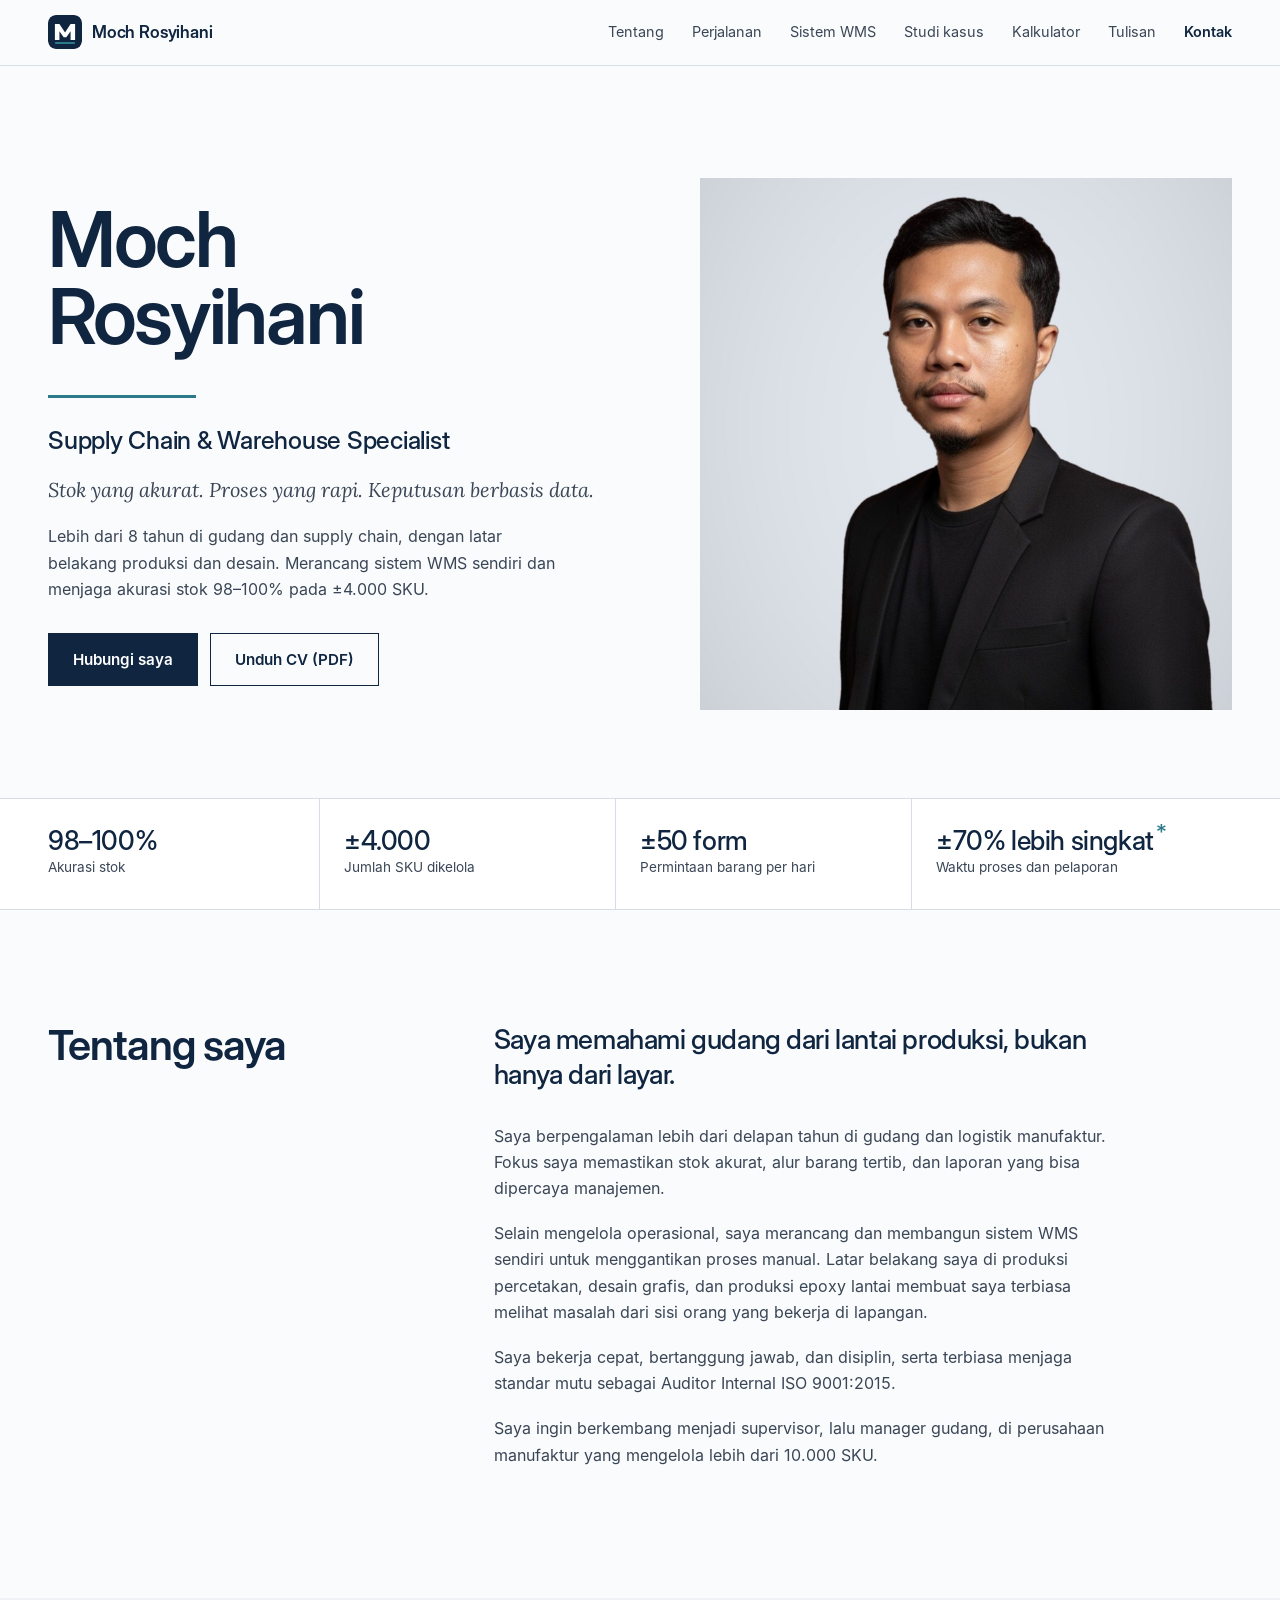
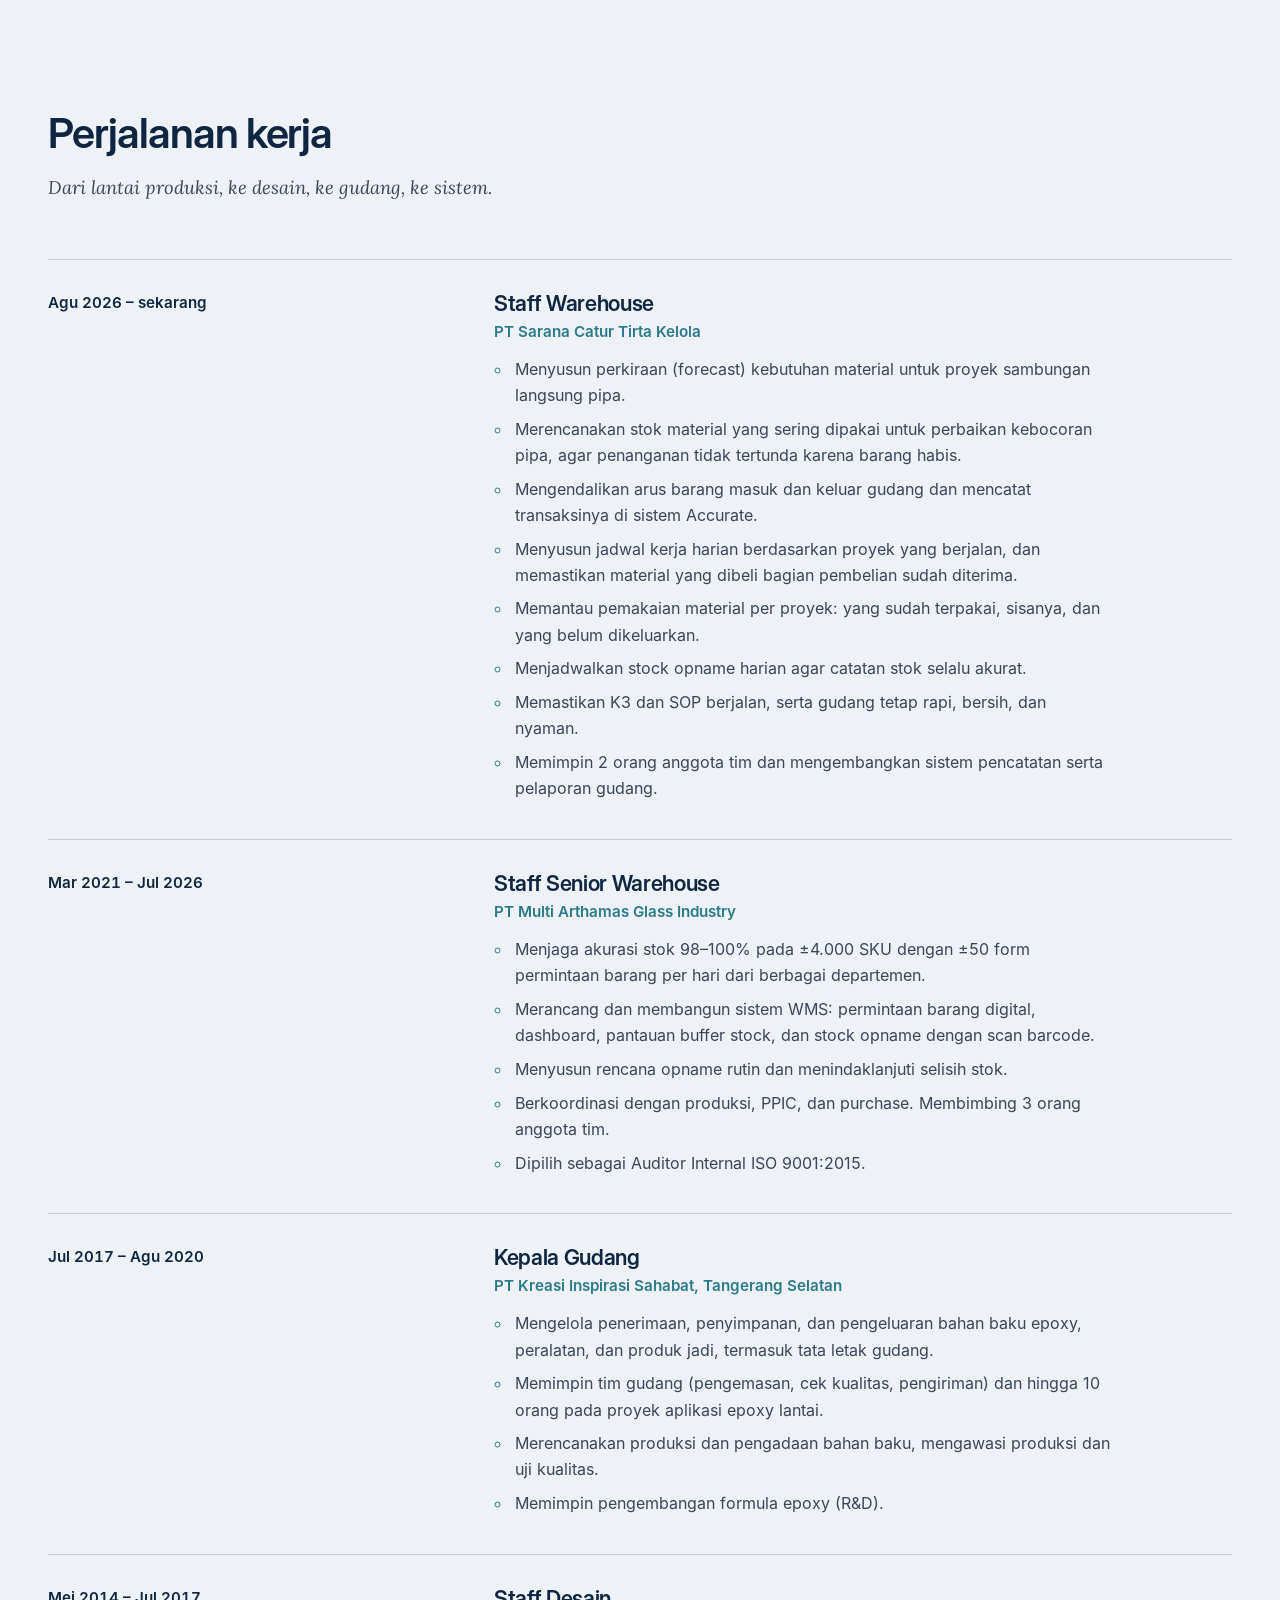
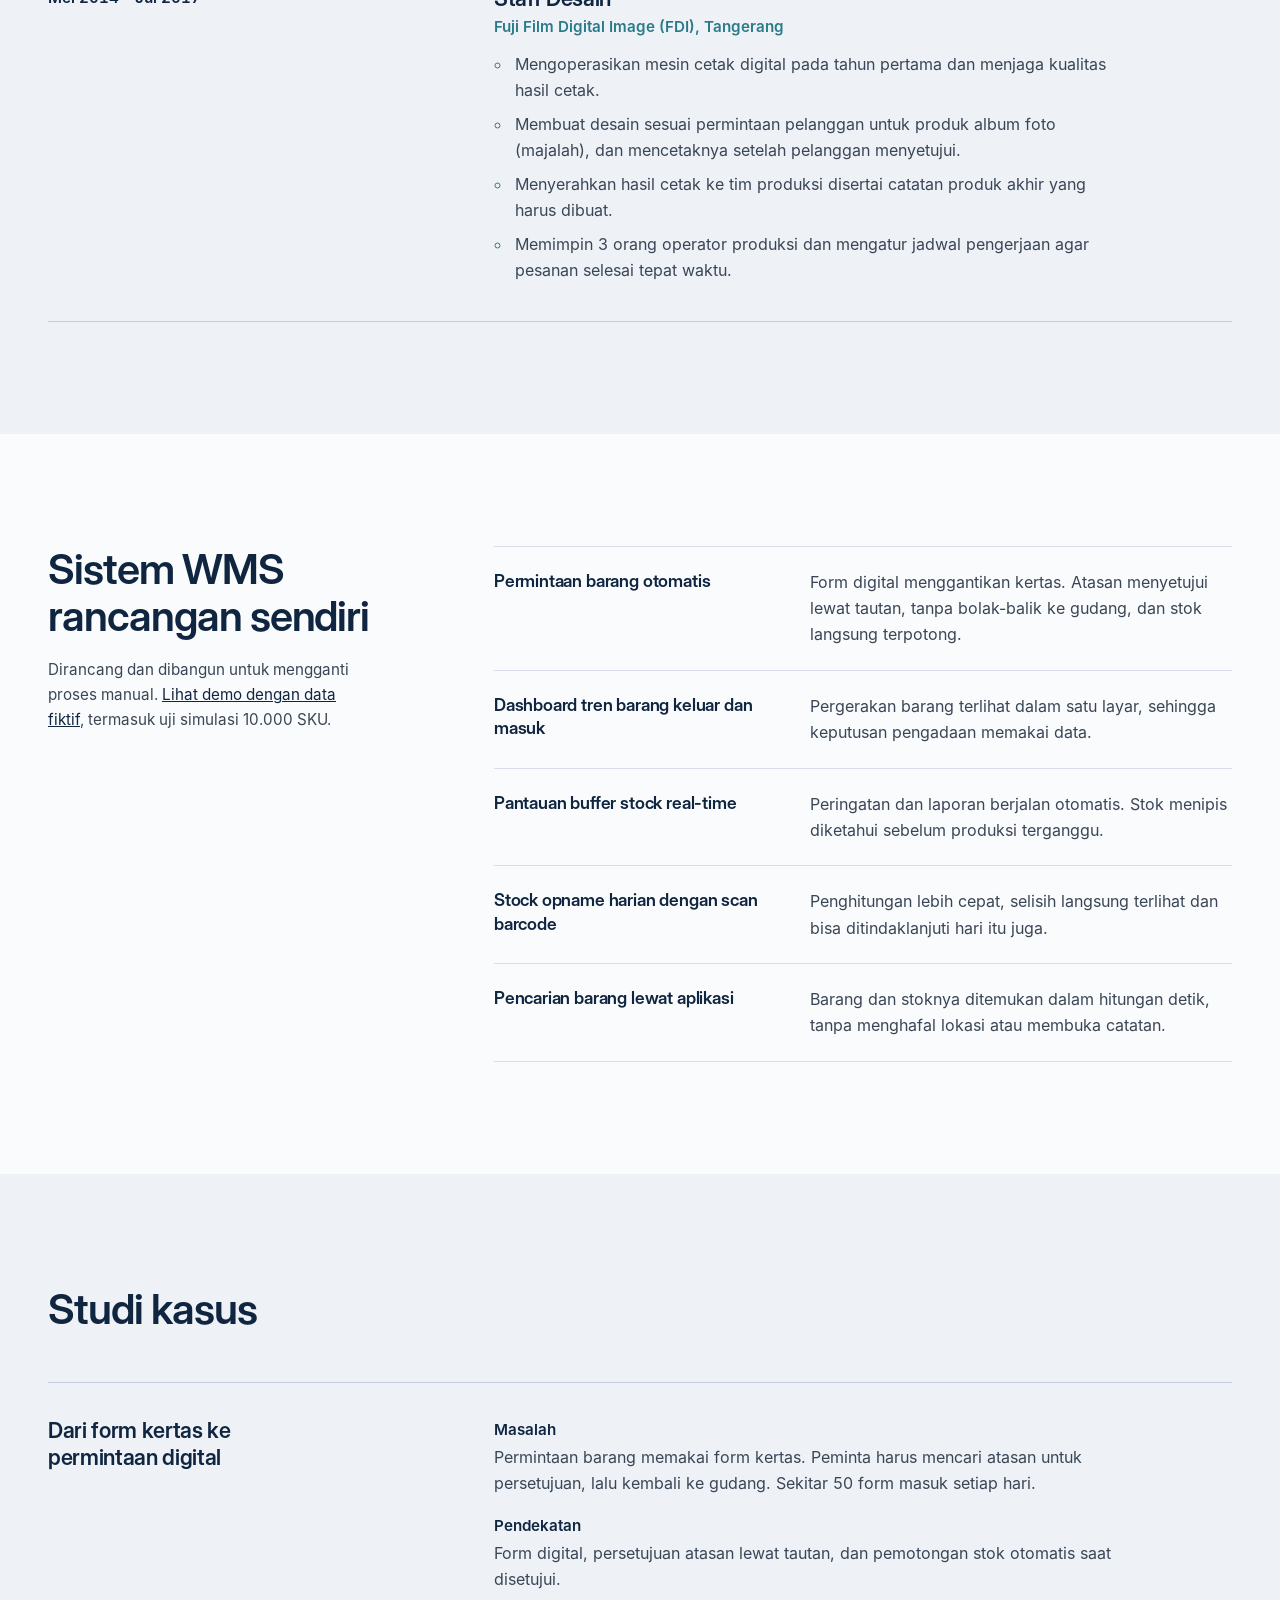
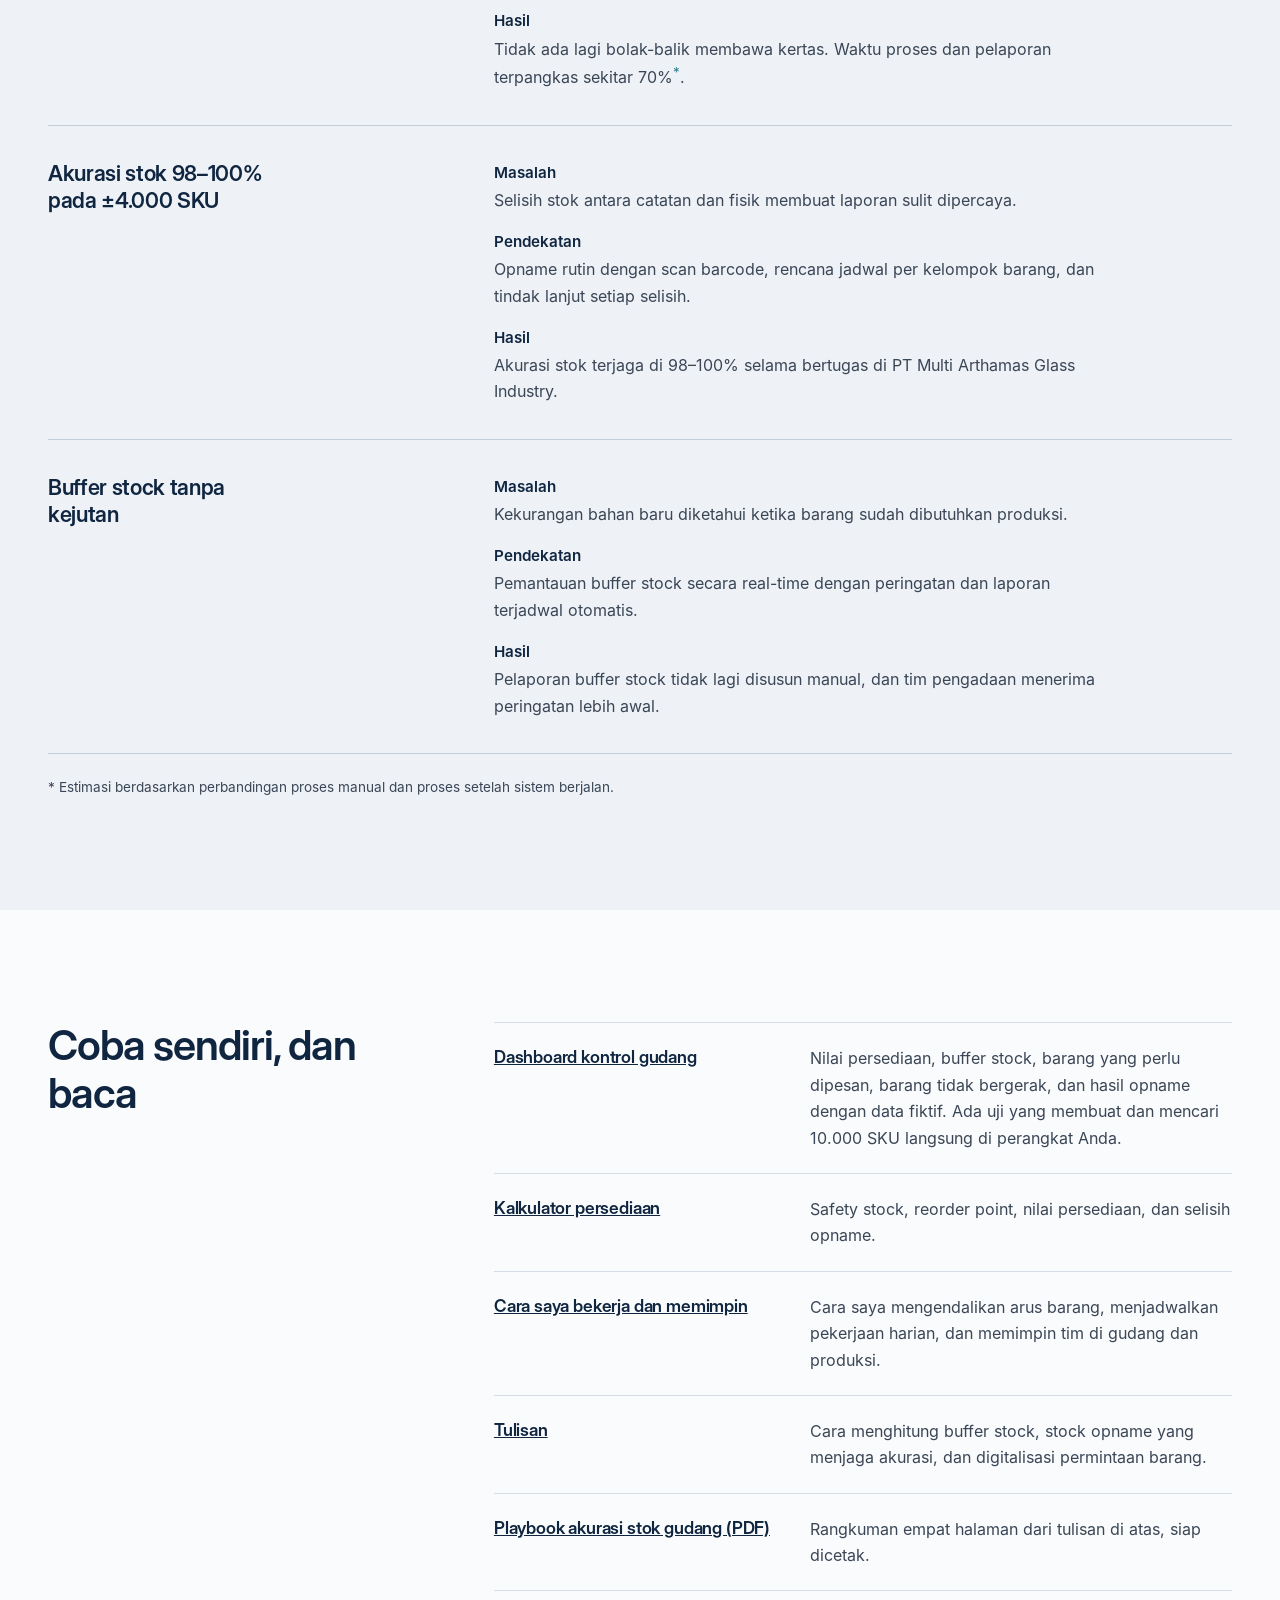
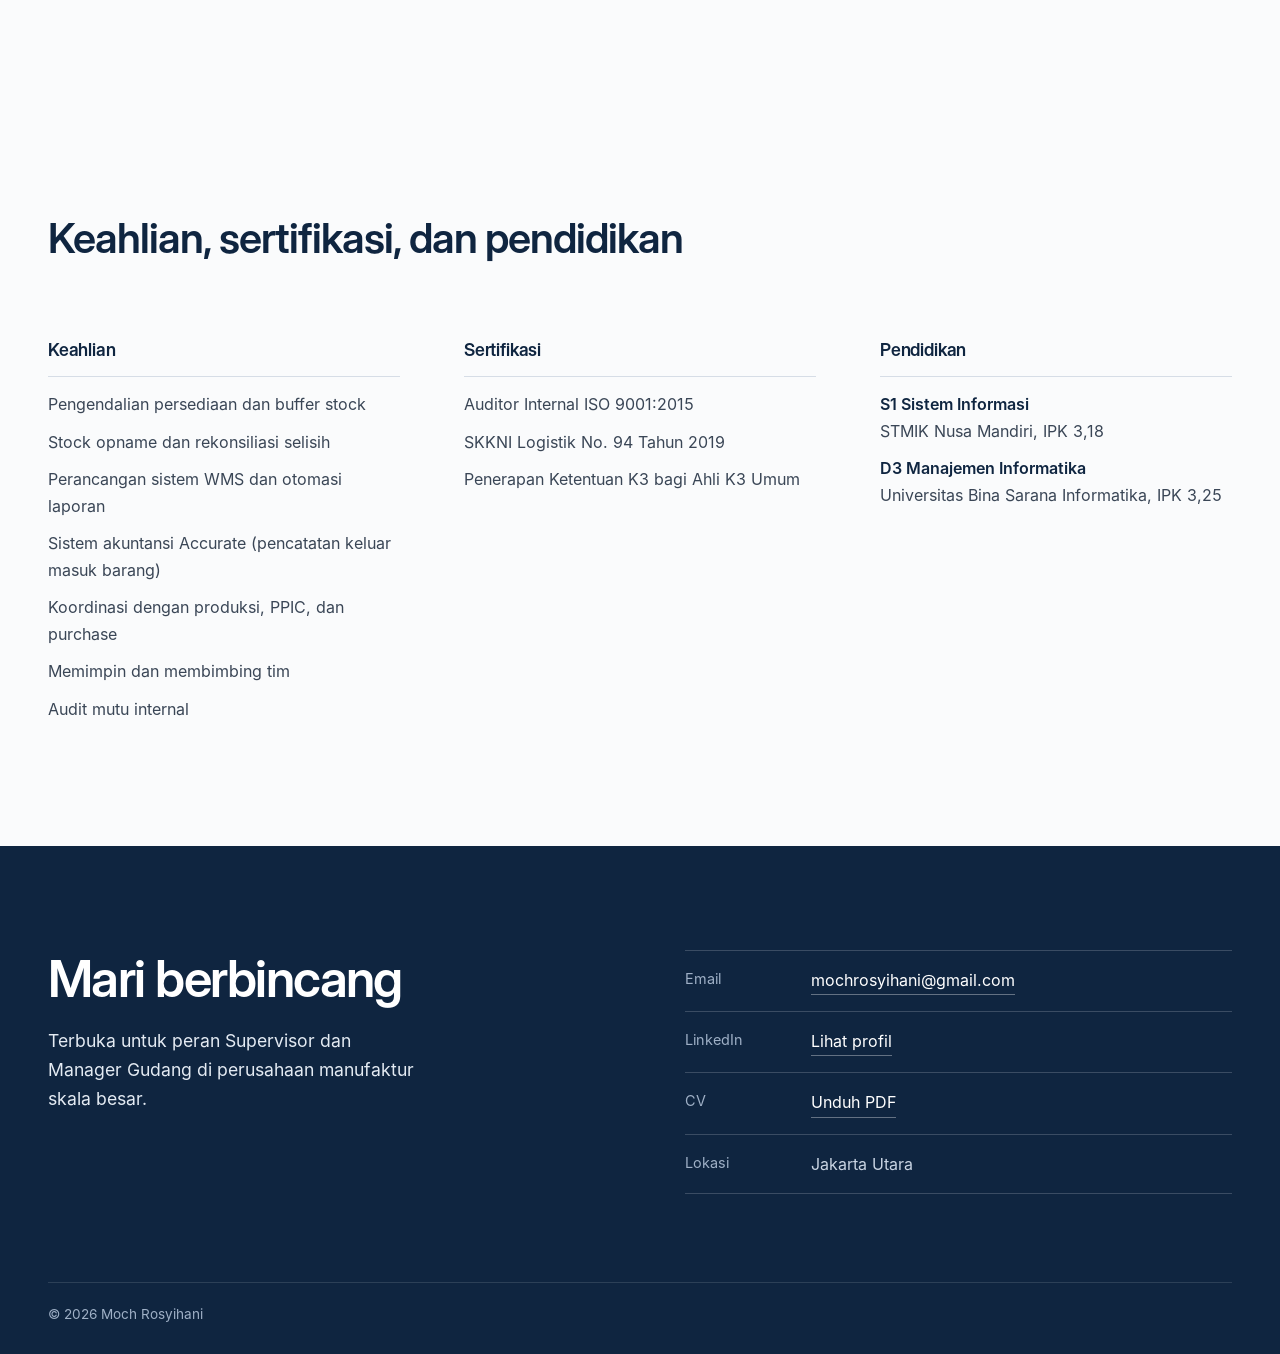
<file: index.html>
<!doctype html>
<html lang="id">
<head>
<meta charset="utf-8">
<meta name="viewport" content="width=device-width, initial-scale=1">
<title>Moch Rosyihani – Supply Chain &amp; Warehouse Specialist</title>
<meta name="description" content="Moch Rosyihani, Supply Chain & Warehouse Specialist. Lebih dari 8 tahun di gudang dan logistik manufaktur: akurasi stok 98–100%, perancang sistem WMS, Auditor Internal ISO 9001:2015.">
<link rel="canonical" href="https://mochrosyihani.github.io/rosyihani/">
<meta name="theme-color" content="#0F2540">
<link rel="icon" href="assets/img/favicon.svg" type="image/svg+xml">
<link rel="icon" href="assets/img/favicon-32.png" sizes="32x32" type="image/png">
<link rel="apple-touch-icon" href="assets/img/apple-touch-icon.png">

<meta property="og:type" content="profile">
<meta property="og:locale" content="id_ID">
<meta property="og:site_name" content="Moch Rosyihani">
<meta property="og:title" content="Moch Rosyihani – Supply Chain & Warehouse Specialist">
<meta property="og:description" content="Stok yang akurat. Proses yang rapi. Keputusan berbasis data. Lebih dari 8 tahun di gudang dan logistik manufaktur.">
<meta property="og:url" content="https://mochrosyihani.github.io/rosyihani/">
<meta property="og:image" content="https://mochrosyihani.github.io/rosyihani/assets/img/og.png">
<meta name="twitter:card" content="summary_large_image">

<link rel="preload" href="assets/fonts/interdisplay-600.woff" as="font" type="font/woff" crossorigin>
<link rel="stylesheet" href="assets/css/style.css">

<script type="application/ld+json">
{
  "@context": "https://schema.org",
  "@type": "ProfilePage",
  "mainEntity": {
    "@type": "Person",
    "@id": "https://mochrosyihani.github.io/rosyihani/#orang",
    "name": "Moch Rosyihani",
    "alternateName": "Iyan",
    "jobTitle": "Supply Chain & Warehouse Specialist",
    "image": "https://mochrosyihani.github.io/rosyihani/assets/img/moch-rosyihani.jpg",
    "description": "Profesional gudang dan supply chain dengan pengalaman lebih dari 8 tahun di manufaktur. Berfokus pada akurasi stok, perancangan sistem WMS, dan pengendalian persediaan. Auditor Internal ISO 9001:2015.",
    "url": "https://mochrosyihani.github.io/rosyihani/",
    "email": "mailto:mochrosyihani@gmail.com",
    "address": { "@type": "PostalAddress", "addressLocality": "Jakarta Utara", "addressCountry": "ID" },
    "knowsAbout": ["Pengendalian persediaan", "Manajemen gudang", "Warehouse Management System", "Stock opname", "Buffer stock", "Accurate (sistem akuntansi)", "Forecast kebutuhan material", "ISO 9001:2015", "Supply chain", "Logistik manufaktur"],
    "knowsLanguage": "id",
    "hasCredential": [
      { "@type": "EducationalOccupationalCredential", "name": "Auditor Internal ISO 9001:2015" },
      { "@type": "EducationalOccupationalCredential", "name": "SKKNI Logistik No. 94 Tahun 2019" },
      { "@type": "EducationalOccupationalCredential", "name": "Penerapan Ketentuan K3 bagi Ahli K3 Umum" }
    ],
    "alumniOf": [
      { "@type": "CollegeOrUniversity", "name": "STMIK Nusa Mandiri" },
      { "@type": "CollegeOrUniversity", "name": "Universitas Bina Sarana Informatika" }
    ],
    "sameAs": ["https://www.linkedin.com/in/moch-rosyihani-iyan-4621b0254"]
  }
}
</script>
</head>
<body>
<a class="lewati" href="#isi">Lewati ke isi</a>

<header class="bar" id="atas">
  <a class="monogram" href="#atas" aria-label="Moch Rosyihani, ke atas"><img src="assets/img/favicon.svg" width="34" height="34" alt=""><span>Moch Rosyihani</span></a>
  <button class="menu-tombol" type="button" aria-expanded="false" aria-controls="menu">Menu</button>
  <nav id="menu" class="menu" aria-label="Navigasi utama">
    <a href="#tentang">Tentang</a>
    <a href="#perjalanan">Perjalanan</a>
    <a href="#sistem">Sistem WMS</a>
    <a href="#kasus">Studi kasus</a>
    <a href="alat/">Kalkulator</a>
    <a href="tulisan/">Tulisan</a>
    <a href="#kontak" class="menu-kontak">Kontak</a>
  </nav>
</header>

<main id="isi">

<!-- HERO -->
<section class="hero" aria-labelledby="nama">
  <div class="bungkus hero-grid">
    <div class="hero-teks">
      <h1 id="nama" class="nama"><span>Moch</span> <span>Rosyihani</span></h1>
      <div class="garis-hero" aria-hidden="true"></div>
      <p class="jabatan">Supply Chain &amp; Warehouse Specialist</p>
      <p class="tagline">Stok yang akurat. Proses yang rapi. Keputusan berbasis data.</p>
      <p class="ringkas">Lebih dari 8 tahun di gudang dan supply chain, dengan latar belakang produksi dan desain. Merancang sistem WMS sendiri dan menjaga akurasi stok 98–100% pada ±4.000 SKU.</p>
      <div class="aksi">
        <a class="tombol tombol-utama" href="#kontak">Hubungi saya</a>
        <a class="tombol tombol-garis" href="cv/CV-Moch-Rosyihani.pdf" download>Unduh CV (PDF)</a>
      </div>
    </div>
    <figure class="foto">
      <img src="assets/img/moch-rosyihani.jpg" alt="Foto Moch Rosyihani" width="900" height="900" fetchpriority="high">
    </figure>
  </div>
</section>

<!-- ANGKA RINGKAS -->
<section class="fakta" aria-label="Ringkasan">
  <div class="bungkus fakta-grid">
    <dl>
      <div><dt>Akurasi stok</dt><dd>98–100%</dd></div>
      <div><dt>Jumlah SKU dikelola</dt><dd>±4.000</dd></div>
      <div><dt>Permintaan barang per hari</dt><dd>±50 form</dd></div>
      <div><dt>Waktu proses dan pelaporan</dt><dd>±70% lebih singkat<sup><a href="#catatan" aria-label="Catatan">*</a></sup></dd></div>
    </dl>
  </div>
</section>

<!-- TENTANG -->
<section class="seksi" id="tentang" aria-labelledby="h-tentang">
  <div class="bungkus dua-kolom">
    <h2 id="h-tentang">Tentang saya</h2>
    <div class="isi-teks">
      <p class="pembuka">Saya memahami gudang dari lantai produksi, bukan hanya dari layar.</p>
      <p>Saya berpengalaman lebih dari delapan tahun di gudang dan logistik manufaktur. Fokus saya memastikan stok akurat, alur barang tertib, dan laporan yang bisa dipercaya manajemen.</p>
      <p>Selain mengelola operasional, saya merancang dan membangun sistem WMS sendiri untuk menggantikan proses manual. Latar belakang saya di produksi percetakan, desain grafis, dan produksi epoxy lantai membuat saya terbiasa melihat masalah dari sisi orang yang bekerja di lapangan.</p>
      <p>Saya bekerja cepat, bertanggung jawab, dan disiplin, serta terbiasa menjaga standar mutu sebagai Auditor Internal ISO 9001:2015.</p>
      <p>Saya ingin berkembang menjadi supervisor, lalu manager gudang, di perusahaan manufaktur yang mengelola lebih dari 10.000 SKU.</p>
    </div>
  </div>
</section>

<!-- PERJALANAN -->
<section class="seksi seksi-lembut" id="perjalanan" aria-labelledby="h-perjalanan">
  <div class="bungkus">
    <h2 id="h-perjalanan">Perjalanan kerja</h2>
    <p class="pengantar">Dari lantai produksi, ke desain, ke gudang, ke sistem.</p>
    <ol class="garis-waktu">
      <li>
        <p class="tahun">Agu 2026 – sekarang</p>
        <div>
          <h3>Staff Warehouse</h3>
          <p class="instansi">PT Sarana Catur Tirta Kelola</p>
          <ul>
            <li>Menyusun perkiraan (forecast) kebutuhan material untuk proyek sambungan langsung pipa.</li>
            <li>Merencanakan stok material yang sering dipakai untuk perbaikan kebocoran pipa, agar penanganan tidak tertunda karena barang habis.</li>
            <li>Mengendalikan arus barang masuk dan keluar gudang dan mencatat transaksinya di sistem Accurate.</li>
            <li>Menyusun jadwal kerja harian berdasarkan proyek yang berjalan, dan memastikan material yang dibeli bagian pembelian sudah diterima.</li>
            <li>Memantau pemakaian material per proyek: yang sudah terpakai, sisanya, dan yang belum dikeluarkan.</li>
            <li>Menjadwalkan stock opname harian agar catatan stok selalu akurat.</li>
            <li>Memastikan K3 dan SOP berjalan, serta gudang tetap rapi, bersih, dan nyaman.</li>
            <li>Memimpin 2 orang anggota tim dan mengembangkan sistem pencatatan serta pelaporan gudang.</li>
          </ul>
        </div>
      </li>
      <li>
        <p class="tahun">Mar 2021 – Jul 2026</p>
        <div>
          <h3>Staff Senior Warehouse</h3>
          <p class="instansi">PT Multi Arthamas Glass Industry</p>
          <ul>
            <li>Menjaga akurasi stok 98–100% pada ±4.000 SKU dengan ±50 form permintaan barang per hari dari berbagai departemen.</li>
            <li>Merancang dan membangun sistem WMS: permintaan barang digital, dashboard, pantauan buffer stock, dan stock opname dengan scan barcode.</li>
            <li>Menyusun rencana opname rutin dan menindaklanjuti selisih stok.</li>
            <li>Berkoordinasi dengan produksi, PPIC, dan purchase. Membimbing 3 orang anggota tim.</li>
            <li>Dipilih sebagai Auditor Internal ISO 9001:2015.</li>
          </ul>
        </div>
      </li>
      <li>
        <p class="tahun">Jul 2017 – Agu 2020</p>
        <div>
          <h3>Kepala Gudang</h3>
          <p class="instansi">PT Kreasi Inspirasi Sahabat, Tangerang Selatan</p>
          <ul>
            <li>Mengelola penerimaan, penyimpanan, dan pengeluaran bahan baku epoxy, peralatan, dan produk jadi, termasuk tata letak gudang.</li>
            <li>Memimpin tim gudang (pengemasan, cek kualitas, pengiriman) dan hingga 10 orang pada proyek aplikasi epoxy lantai.</li>
            <li>Merencanakan produksi dan pengadaan bahan baku, mengawasi produksi dan uji kualitas.</li>
            <li>Memimpin pengembangan formula epoxy (R&amp;D).</li>
          </ul>
        </div>
      </li>
      <li>
        <p class="tahun">Mei 2014 – Jul 2017</p>
        <div>
          <h3>Staff Desain</h3>
          <p class="instansi">Fuji Film Digital Image (FDI), Tangerang</p>
          <ul>
            <li>Mengoperasikan mesin cetak digital pada tahun pertama dan menjaga kualitas hasil cetak.</li>
            <li>Membuat desain sesuai permintaan pelanggan untuk produk album foto (majalah), dan mencetaknya setelah pelanggan menyetujui.</li>
            <li>Menyerahkan hasil cetak ke tim produksi disertai catatan produk akhir yang harus dibuat.</li>
            <li>Memimpin 3 orang operator produksi dan mengatur jadwal pengerjaan agar pesanan selesai tepat waktu.</li>
          </ul>
        </div>
      </li>
    </ol>
  </div>
</section>

<!-- SISTEM WMS -->
<section class="seksi" id="sistem" aria-labelledby="h-sistem">
  <div class="bungkus dua-kolom">
    <div>
      <h2 id="h-sistem">Sistem WMS rancangan sendiri</h2>
      <p class="pengantar-kecil">Dirancang dan dibangun untuk mengganti proses manual. <a href="demo/">Lihat demo dengan data fiktif</a>, termasuk uji simulasi 10.000 SKU.</p>
    </div>
    <dl class="fitur">
      <div>
        <dt>Permintaan barang otomatis</dt>
        <dd>Form digital menggantikan kertas. Atasan menyetujui lewat tautan, tanpa bolak-balik ke gudang, dan stok langsung terpotong.</dd>
      </div>
      <div>
        <dt>Dashboard tren barang keluar dan masuk</dt>
        <dd>Pergerakan barang terlihat dalam satu layar, sehingga keputusan pengadaan memakai data.</dd>
      </div>
      <div>
        <dt>Pantauan buffer stock real-time</dt>
        <dd>Peringatan dan laporan berjalan otomatis. Stok menipis diketahui sebelum produksi terganggu.</dd>
      </div>
      <div>
        <dt>Stock opname harian dengan scan barcode</dt>
        <dd>Penghitungan lebih cepat, selisih langsung terlihat dan bisa ditindaklanjuti hari itu juga.</dd>
      </div>
      <div>
        <dt>Pencarian barang lewat aplikasi</dt>
        <dd>Barang dan stoknya ditemukan dalam hitungan detik, tanpa menghafal lokasi atau membuka catatan.</dd>
      </div>
    </dl>
  </div>
</section>

<!-- STUDI KASUS -->
<section class="seksi seksi-lembut" id="kasus" aria-labelledby="h-kasus">
  <div class="bungkus">
    <h2 id="h-kasus">Studi kasus</h2>
    <div class="kasus-daftar">

      <article class="kasus">
        <h3>Dari form kertas ke permintaan digital</h3>
        <dl>
          <div><dt>Masalah</dt><dd>Permintaan barang memakai form kertas. Peminta harus mencari atasan untuk persetujuan, lalu kembali ke gudang. Sekitar 50 form masuk setiap hari.</dd></div>
          <div><dt>Pendekatan</dt><dd>Form digital, persetujuan atasan lewat tautan, dan pemotongan stok otomatis saat disetujui.</dd></div>
          <div><dt>Hasil</dt><dd>Tidak ada lagi bolak-balik membawa kertas. Waktu proses dan pelaporan terpangkas sekitar 70%<sup><a href="#catatan" aria-label="Catatan">*</a></sup>.</dd></div>
        </dl>
      </article>

      <article class="kasus">
        <h3>Akurasi stok 98–100% pada ±4.000 SKU</h3>
        <dl>
          <div><dt>Masalah</dt><dd>Selisih stok antara catatan dan fisik membuat laporan sulit dipercaya.</dd></div>
          <div><dt>Pendekatan</dt><dd>Opname rutin dengan scan barcode, rencana jadwal per kelompok barang, dan tindak lanjut setiap selisih.</dd></div>
          <div><dt>Hasil</dt><dd>Akurasi stok terjaga di 98–100% selama bertugas di PT Multi Arthamas Glass Industry.</dd></div>
        </dl>
      </article>

      <article class="kasus">
        <h3>Buffer stock tanpa kejutan</h3>
        <dl>
          <div><dt>Masalah</dt><dd>Kekurangan bahan baru diketahui ketika barang sudah dibutuhkan produksi.</dd></div>
          <div><dt>Pendekatan</dt><dd>Pemantauan buffer stock secara real-time dengan peringatan dan laporan terjadwal otomatis.</dd></div>
          <div><dt>Hasil</dt><dd>Pelaporan buffer stock tidak lagi disusun manual, dan tim pengadaan menerima peringatan lebih awal.</dd></div>
        </dl>
      </article>

    </div>
    <p id="catatan" class="catatan">* Estimasi berdasarkan perbandingan proses manual dan proses setelah sistem berjalan.</p>
  </div>
</section>

<!-- ALAT DAN TULISAN -->
<section class="seksi" id="bukti" aria-labelledby="h-bukti">
  <div class="bungkus dua-kolom">
    <h2 id="h-bukti">Coba sendiri, dan baca</h2>
    <dl class="fitur">
      <div><dt><a href="demo/">Dashboard kontrol gudang</a></dt><dd>Nilai persediaan, buffer stock, barang yang perlu dipesan, barang tidak bergerak, dan hasil opname dengan data fiktif. Ada uji yang membuat dan mencari 10.000 SKU langsung di perangkat Anda.</dd></div>
      <div><dt><a href="alat/">Kalkulator persediaan</a></dt><dd>Safety stock, reorder point, nilai persediaan, dan selisih opname.</dd></div>
      <div><dt><a href="cara-kerja/">Cara saya bekerja dan memimpin</a></dt><dd>Cara saya mengendalikan arus barang, menjadwalkan pekerjaan harian, dan memimpin tim di gudang dan produksi.</dd></div>
      <div><dt><a href="tulisan/">Tulisan</a></dt><dd>Cara menghitung buffer stock, stock opname yang menjaga akurasi, dan digitalisasi permintaan barang.</dd></div>
      <div><dt><a href="cv/Playbook-Akurasi-Stok-Gudang.pdf" download>Playbook akurasi stok gudang (PDF)</a></dt><dd>Rangkuman empat halaman dari tulisan di atas, siap dicetak.</dd></div>
    </dl>
  </div>
</section>

<!-- KEAHLIAN -->
<section class="seksi" id="keahlian" aria-labelledby="h-keahlian">
  <div class="bungkus tiga-kolom">
    <h2 id="h-keahlian" class="judul-penuh">Keahlian, sertifikasi, dan pendidikan</h2>
    <div>
      <h3>Keahlian</h3>
      <ul class="polos">
        <li>Pengendalian persediaan dan buffer stock</li>
        <li>Stock opname dan rekonsiliasi selisih</li>
        <li>Perancangan sistem WMS dan otomasi laporan</li>
        <li>Sistem akuntansi Accurate (pencatatan keluar masuk barang)</li>
        <li>Koordinasi dengan produksi, PPIC, dan purchase</li>
        <li>Memimpin dan membimbing tim</li>
        <li>Audit mutu internal</li>
      </ul>
    </div>
    <div>
      <h3>Sertifikasi</h3>
      <ul class="polos">
        <li>Auditor Internal ISO 9001:2015</li>
        <li>SKKNI Logistik No. 94 Tahun 2019</li>
        <li>Penerapan Ketentuan K3 bagi Ahli K3 Umum</li>
      </ul>
    </div>
    <div>
      <h3>Pendidikan</h3>
      <ul class="polos">
        <li><strong>S1 Sistem Informasi</strong><br>STMIK Nusa Mandiri, IPK 3,18</li>
        <li><strong>D3 Manajemen Informatika</strong><br>Universitas Bina Sarana Informatika, IPK 3,25</li>
      </ul>
    </div>
  </div>
</section>

</main>

<!-- KONTAK -->
<footer class="kontak" id="kontak">
  <div class="bungkus kontak-grid">
    <div>
      <h2>Mari berbincang</h2>
      <p class="kontak-isi">Terbuka untuk peran Supervisor dan Manager Gudang di perusahaan manufaktur skala besar.</p>
    </div>
    <ul class="kontak-daftar">
      <li><span>Email</span><a href="mailto:mochrosyihani@gmail.com">mochrosyihani@gmail.com</a></li>
      <li><span>LinkedIn</span><a href="https://www.linkedin.com/in/moch-rosyihani-iyan-4621b0254" rel="me noopener">Lihat profil</a></li>
      <li><span>CV</span><a href="cv/CV-Moch-Rosyihani.pdf" download>Unduh PDF</a></li>
      <li><span>Lokasi</span>Jakarta Utara</li>
    </ul>
  </div>
  <div class="bungkus kaki">
    <p>&copy; 2026 Moch Rosyihani</p>
  </div>
</footer>

<script src="assets/js/main.js" defer></script>
</body>
</html>
</file>
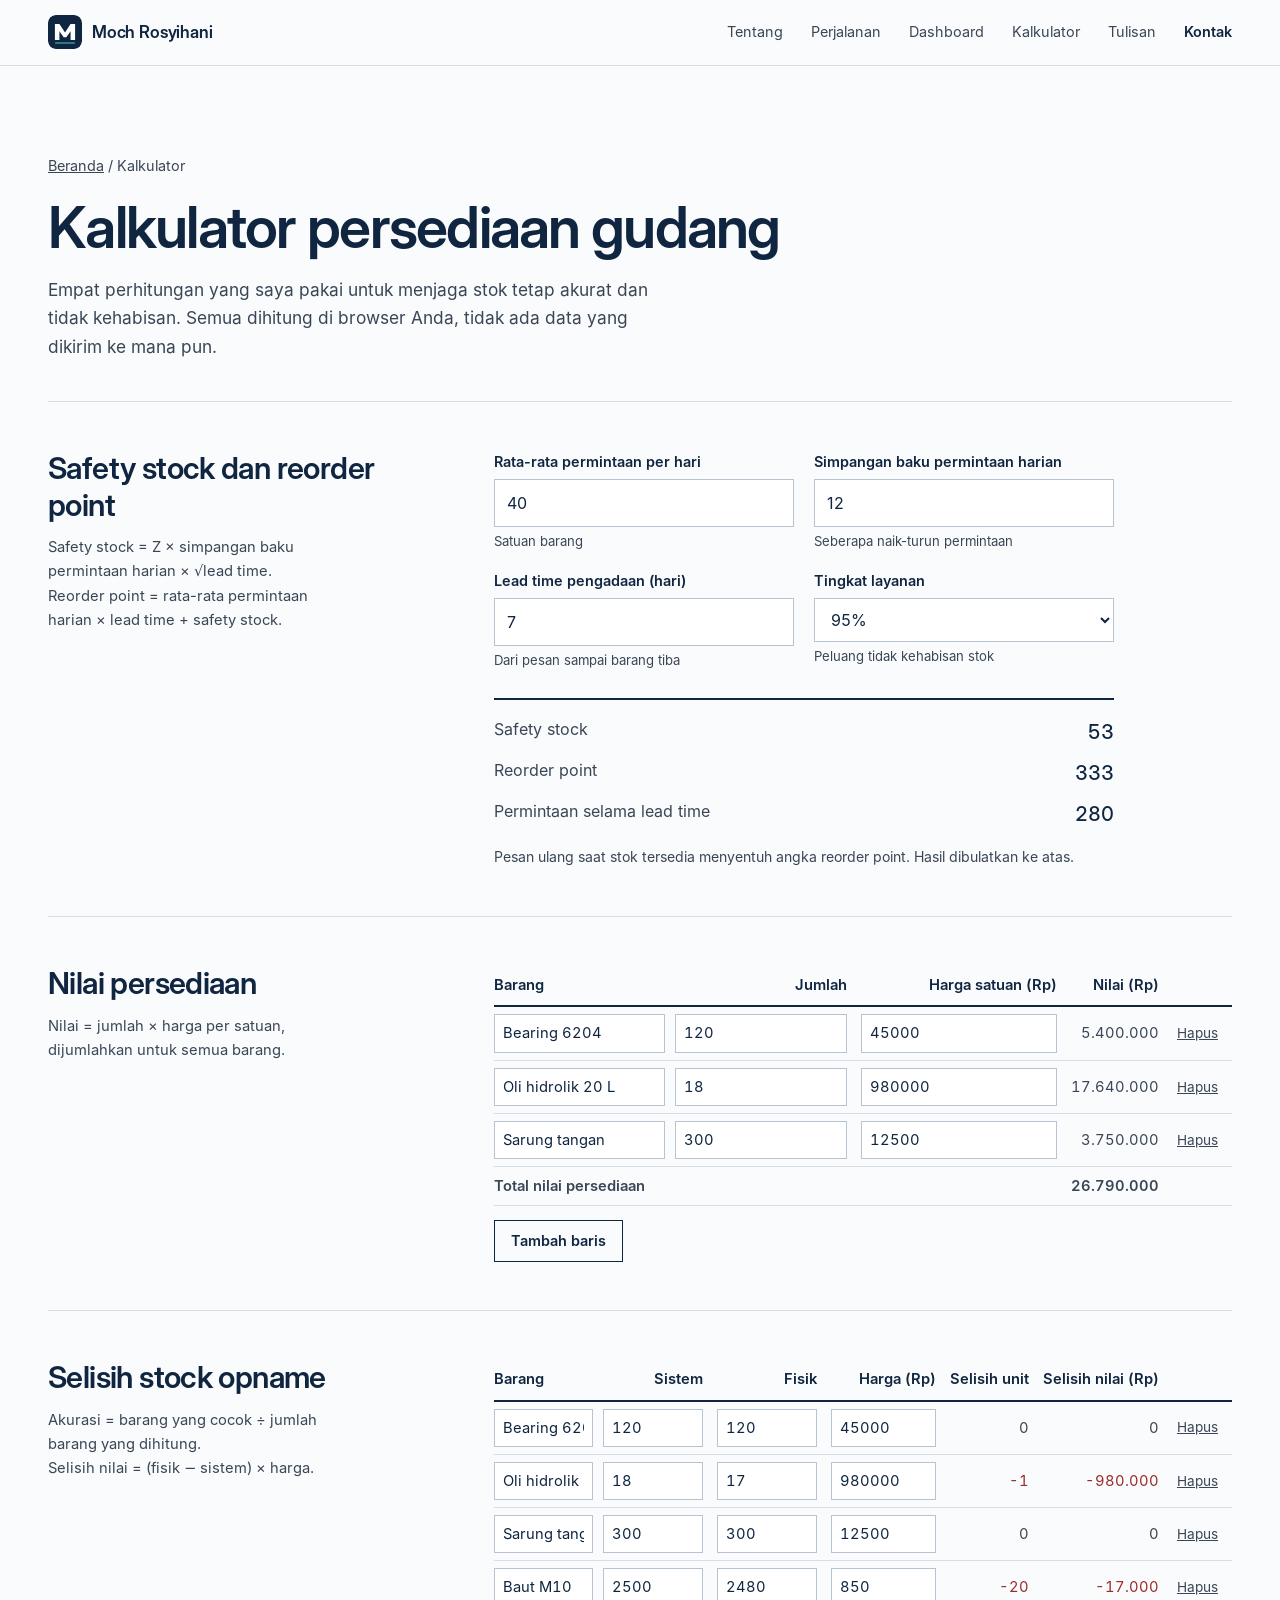
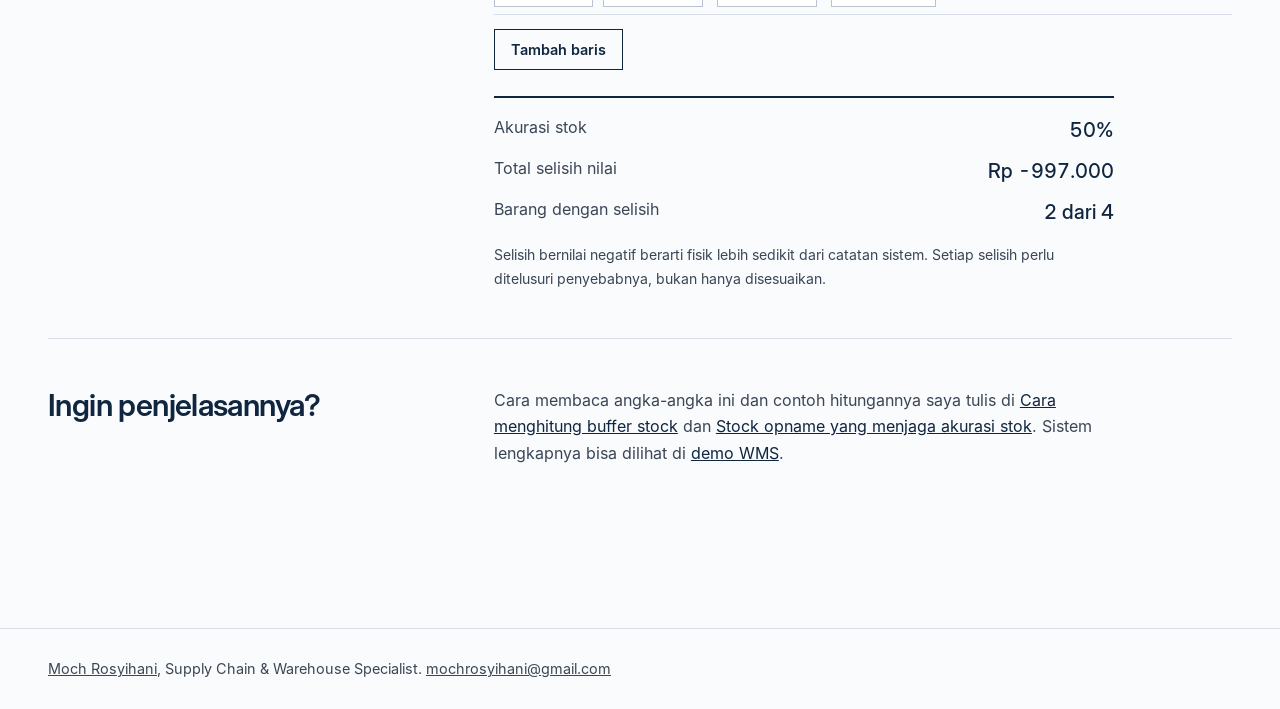
<file: alat/index.html>
<!doctype html>
<html lang="id">
<head>
<meta charset="utf-8">
<meta name="viewport" content="width=device-width, initial-scale=1">
<title>Kalkulator Persediaan Gudang – Moch Rosyihani</title>
<meta name="description" content="Kalkulator gratis untuk safety stock, reorder point, nilai persediaan, dan selisih stock opname. Dihitung langsung di browser Anda.">
<link rel="canonical" href="https://mochrosyihani.github.io/rosyihani/alat/">
<meta name="theme-color" content="#0F2540">
<link rel="icon" href="../assets/img/favicon.svg" type="image/svg+xml">
<link rel="icon" href="../assets/img/favicon-32.png" sizes="32x32" type="image/png">
<link rel="apple-touch-icon" href="../assets/img/apple-touch-icon.png">
<meta property="og:type" content="website">
<meta property="og:locale" content="id_ID">
<meta property="og:site_name" content="Moch Rosyihani">
<meta property="og:title" content="Kalkulator Persediaan Gudang – Moch Rosyihani">
<meta property="og:description" content="Kalkulator gratis untuk safety stock, reorder point, nilai persediaan, dan selisih stock opname. Dihitung langsung di browser Anda.">
<meta property="og:url" content="https://mochrosyihani.github.io/rosyihani/alat/">
<meta property="og:image" content="https://mochrosyihani.github.io/rosyihani/assets/img/og.png">
<meta name="twitter:card" content="summary_large_image">
<link rel="stylesheet" href="../assets/css/style.css">
<link rel="stylesheet" href="../assets/css/halaman.css">
<script type="application/ld+json">{"@context":"https://schema.org","@type":"WebApplication","name":"Kalkulator Persediaan Gudang","applicationCategory":"BusinessApplication","operatingSystem":"Web","inLanguage":"id","description":"Hitung safety stock, reorder point, nilai persediaan, dan selisih stock opname.","author":{"@type":"Person","name":"Moch Rosyihani","url":"https://mochrosyihani.github.io/rosyihani/"},"offers":{"@type":"Offer","price":"0","priceCurrency":"IDR"}}</script>
</head>
<body>
<a class="lewati" href="#isi">Lewati ke isi</a>
<header class="bar" id="atas">
  <a class="monogram" href="../index.html" aria-label="Moch Rosyihani, beranda"><img src="../assets/img/favicon.svg" width="34" height="34" alt=""><span>Moch Rosyihani</span></a>
  <button class="menu-tombol" type="button" aria-expanded="false" aria-controls="menu">Menu</button>
  <nav id="menu" class="menu" aria-label="Navigasi utama">
    <a href="../index.html#tentang">Tentang</a>
    <a href="../index.html#perjalanan">Perjalanan</a>
    <a href="../demo/">Dashboard</a>
    <a href="../alat/">Kalkulator</a>
    <a href="../tulisan/">Tulisan</a>
    <a href="../index.html#kontak" class="menu-kontak">Kontak</a>
  </nav>
</header>
<main id="isi">

<div class="bungkus">
  <section class="judul-halaman">
    <p class="remah"><a href="../index.html">Beranda</a> / Kalkulator</p>
    <h1>Kalkulator persediaan gudang</h1>
    <p class="sub">Empat perhitungan yang saya pakai untuk menjaga stok tetap akurat dan tidak kehabisan. Semua dihitung di browser Anda, tidak ada data yang dikirim ke mana pun.</p>
  </section>

  <section class="blok" aria-labelledby="h-ss">
    <div class="blok-judul">
      <div>
        <h2 id="h-ss">Safety stock dan reorder point</h2>
        <p class="rumus">Safety stock = Z × simpangan baku permintaan harian × √lead time.<br>Reorder point = rata-rata permintaan harian × lead time + safety stock.</p>
      </div>
      <div>
        <form class="form" id="f-ss" onsubmit="return false">
          <div><label for="ss-d">Rata-rata permintaan per hari</label><input id="ss-d" type="number" min="0" step="any" value="40" inputmode="decimal"><span class="bantu">Satuan barang</span></div>
          <div><label for="ss-s">Simpangan baku permintaan harian</label><input id="ss-s" type="number" min="0" step="any" value="12" inputmode="decimal"><span class="bantu">Seberapa naik-turun permintaan</span></div>
          <div><label for="ss-l">Lead time pengadaan (hari)</label><input id="ss-l" type="number" min="0" step="any" value="7" inputmode="decimal"><span class="bantu">Dari pesan sampai barang tiba</span></div>
          <div><label for="ss-z">Tingkat layanan</label>
            <select id="ss-z"><option value="1.28">90%</option><option value="1.65" selected>95%</option><option value="1.96">97,5%</option><option value="2.33">99%</option></select>
            <span class="bantu">Peluang tidak kehabisan stok</span></div>
        </form>
        <div class="hasil" aria-live="polite"><dl>
          <dt>Safety stock</dt><dd id="o-ss">–</dd>
          <dt>Reorder point</dt><dd id="o-rop">–</dd>
          <dt>Permintaan selama lead time</dt><dd id="o-ld">–</dd>
        </dl><p class="catat">Pesan ulang saat stok tersedia menyentuh angka reorder point. Hasil dibulatkan ke atas.</p></div>
      </div>
    </div>
  </section>

  <section class="blok" aria-labelledby="h-nilai">
    <div class="blok-judul">
      <div>
        <h2 id="h-nilai">Nilai persediaan</h2>
        <p class="rumus">Nilai = jumlah × harga per satuan, dijumlahkan untuk semua barang.</p>
      </div>
      <div>
        <div class="tabel-bungkus"><table class="data" id="t-nilai">
          <thead><tr><th>Barang</th><th class="n">Jumlah</th><th class="n">Harga satuan (Rp)</th><th class="n">Nilai (Rp)</th><th><span class="sr-only">Hapus</span></th></tr></thead>
          <tbody></tbody>
          <tfoot><tr><td colspan="3"><strong>Total nilai persediaan</strong></td><td class="n"><strong id="o-total">0</strong></td><td></td></tr></tfoot>
        </table></div>
        <div class="baris-aksi"><button type="button" class="tombol-kecil" id="tambah-nilai">Tambah baris</button></div>
      </div>
    </div>
  </section>

  <section class="blok" aria-labelledby="h-opname">
    <div class="blok-judul">
      <div>
        <h2 id="h-opname">Selisih stock opname</h2>
        <p class="rumus">Akurasi = barang yang cocok ÷ jumlah barang yang dihitung.<br>Selisih nilai = (fisik − sistem) × harga.</p>
      </div>
      <div>
        <div class="tabel-bungkus"><table class="data" id="t-opname">
          <thead><tr><th>Barang</th><th class="n">Sistem</th><th class="n">Fisik</th><th class="n">Harga (Rp)</th><th class="n">Selisih unit</th><th class="n">Selisih nilai (Rp)</th><th><span class="sr-only">Hapus</span></th></tr></thead>
          <tbody></tbody>
        </table></div>
        <div class="baris-aksi"><button type="button" class="tombol-kecil" id="tambah-opname">Tambah baris</button></div>
        <div class="hasil" aria-live="polite"><dl>
          <dt>Akurasi stok</dt><dd id="o-akurasi">–</dd>
          <dt>Total selisih nilai</dt><dd id="o-selisih">–</dd>
          <dt>Barang dengan selisih</dt><dd id="o-jml">–</dd>
        </dl><p class="catat">Selisih bernilai negatif berarti fisik lebih sedikit dari catatan sistem. Setiap selisih perlu ditelusuri penyebabnya, bukan hanya disesuaikan.</p></div>
      </div>
    </div>
  </section>

  <section class="blok" aria-labelledby="h-baca">
    <div class="blok-judul">
      <h2 id="h-baca">Ingin penjelasannya?</h2>
      <div class="isi-teks"><p>Cara membaca angka-angka ini dan contoh hitungannya saya tulis di <a href="../tulisan/cara-menghitung-buffer-stock/">Cara menghitung buffer stock</a> dan <a href="../tulisan/stock-opname-akurasi-98-persen/">Stock opname yang menjaga akurasi stok</a>. Sistem lengkapnya bisa dilihat di <a href="../demo/">demo WMS</a>.</p></div>
    </div>
  </section>
</div>
</main>
<footer class="kaki-halaman">
  <div class="bungkus">
    <p><a href="../index.html">Moch Rosyihani</a>, Supply Chain &amp; Warehouse Specialist. <a href="mailto:mochrosyihani@gmail.com">mochrosyihani@gmail.com</a></p>
  </div>
</footer>
<script src="../assets/js/main.js" defer></script>
<script src="kalkulator.js" defer></script>
</body>
</html>
</file>
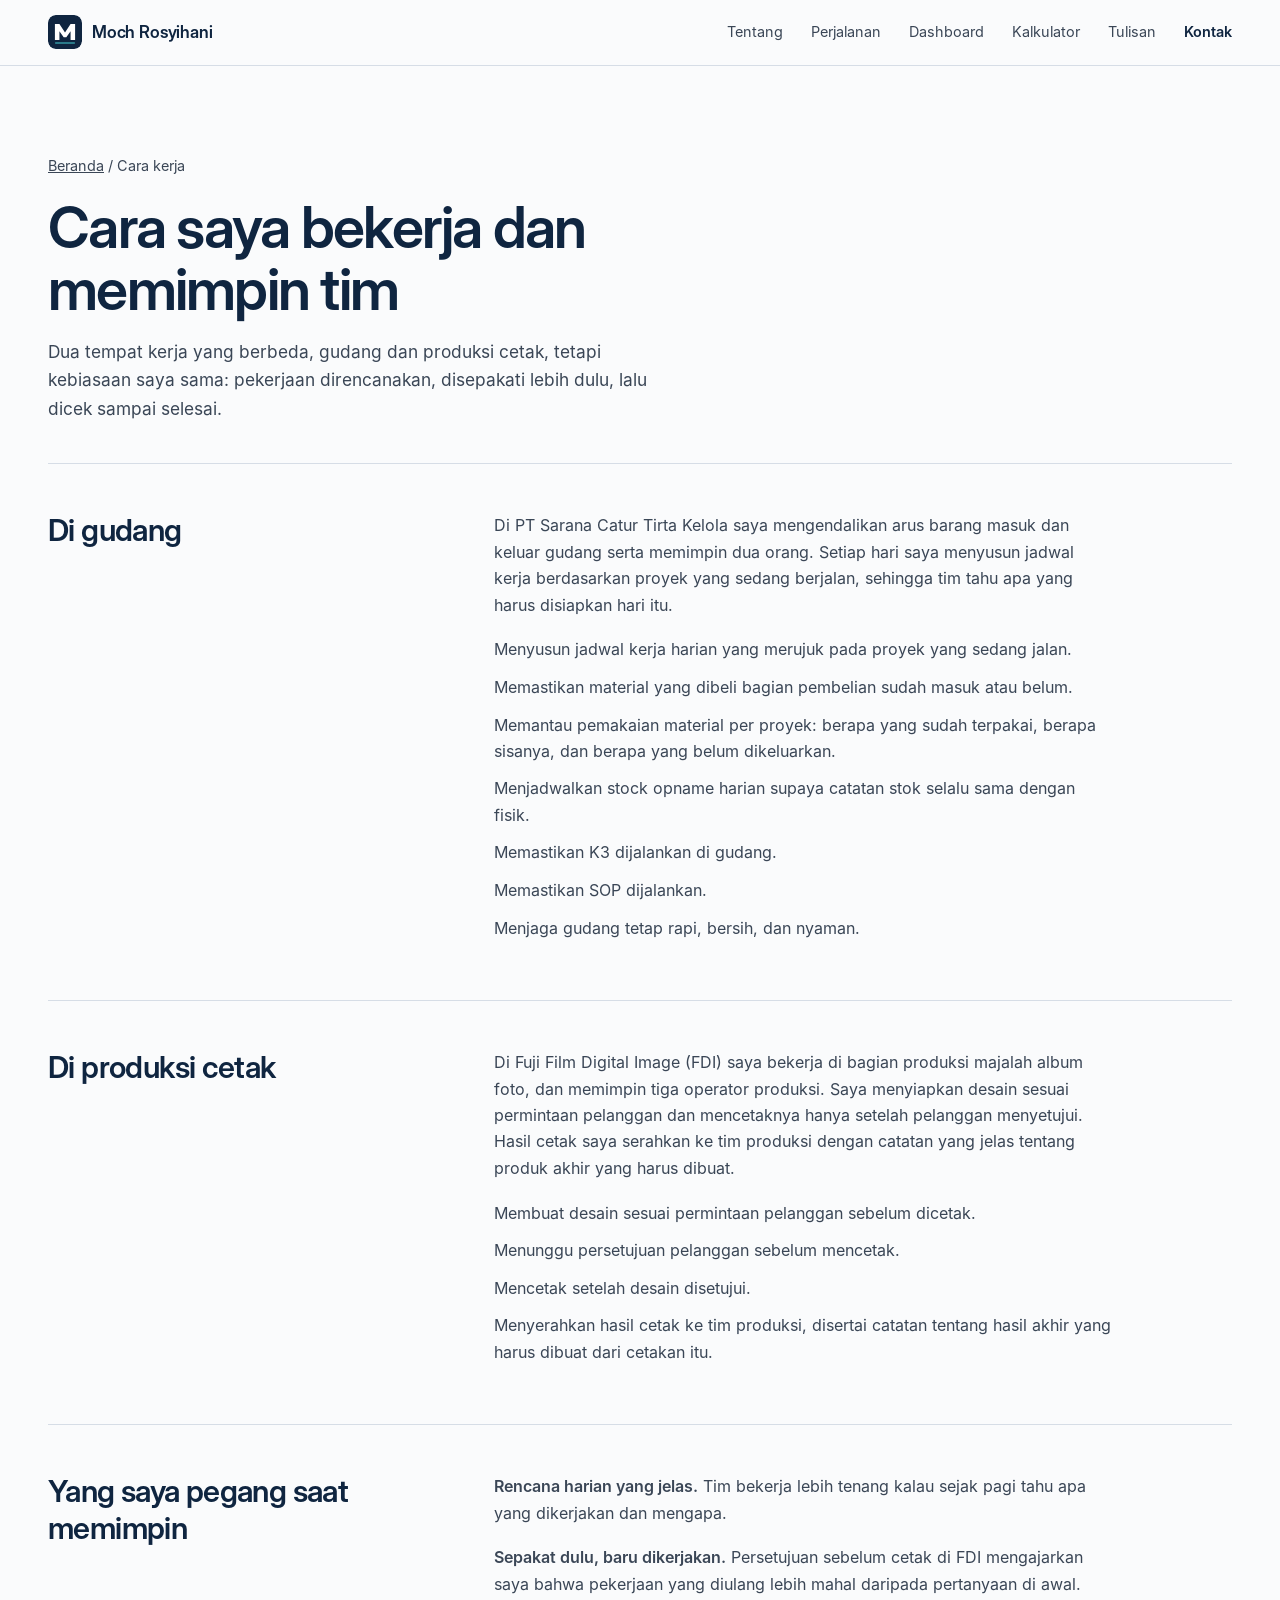
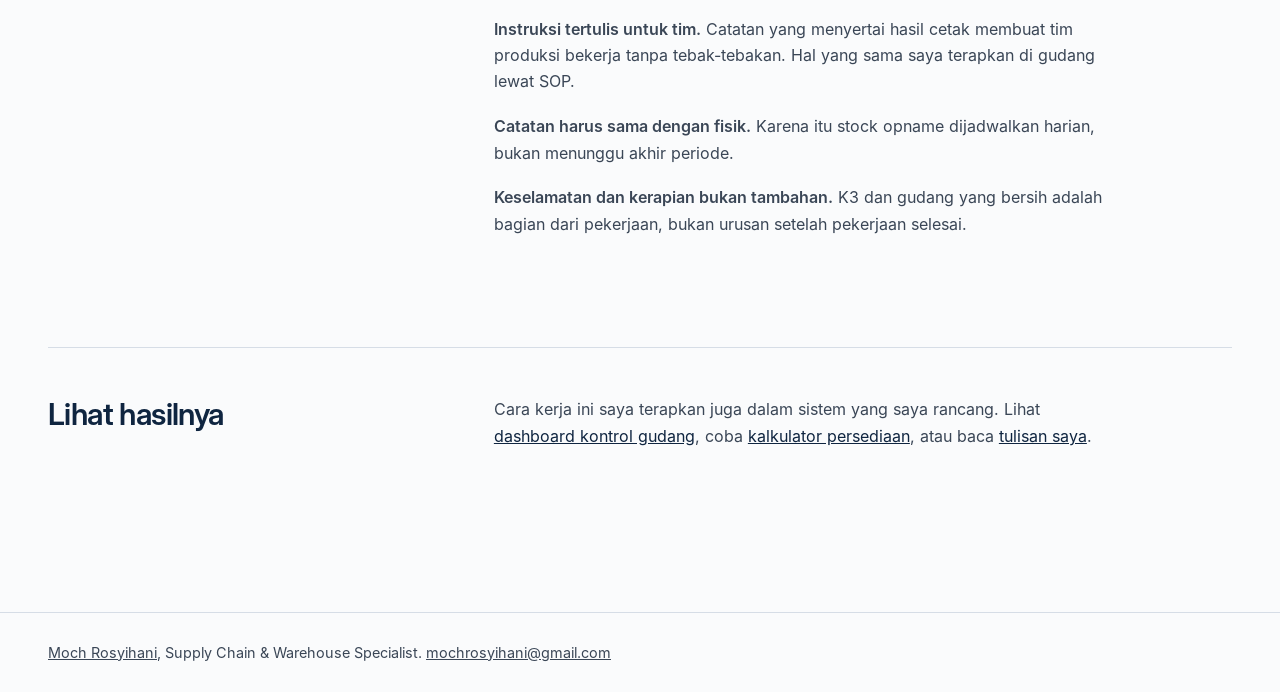
<file: cara-kerja/index.html>
<!doctype html>
<html lang="id">
<head>
<meta charset="utf-8">
<meta name="viewport" content="width=device-width, initial-scale=1">
<title>Cara saya bekerja dan memimpin tim gudang – Moch Rosyihani</title>
<meta name="description" content="Cara kerja Moch Rosyihani di gudang dan produksi: mengendalikan arus barang, jadwal harian, stock opname, K3 dan SOP, serta menyerahkan pekerjaan ke tim dengan instruksi yang jelas.">
<link rel="canonical" href="https://mochrosyihani.github.io/rosyihani/cara-kerja/">
<meta name="theme-color" content="#0F2540">
<link rel="icon" href="../assets/img/favicon.svg" type="image/svg+xml">
<link rel="icon" href="../assets/img/favicon-32.png" sizes="32x32" type="image/png">
<link rel="apple-touch-icon" href="../assets/img/apple-touch-icon.png">
<meta property="og:type" content="website">
<meta property="og:locale" content="id_ID">
<meta property="og:site_name" content="Moch Rosyihani">
<meta property="og:title" content="Cara saya bekerja dan memimpin tim gudang – Moch Rosyihani">
<meta property="og:description" content="Cara kerja Moch Rosyihani di gudang dan produksi: mengendalikan arus barang, jadwal harian, stock opname, K3 dan SOP, serta menyerahkan pekerjaan ke tim dengan instruksi yang jelas.">
<meta property="og:url" content="https://mochrosyihani.github.io/rosyihani/cara-kerja/">
<meta property="og:image" content="https://mochrosyihani.github.io/rosyihani/assets/img/og.png">
<meta name="twitter:card" content="summary_large_image">
<link rel="stylesheet" href="../assets/css/style.css">
<link rel="stylesheet" href="../assets/css/halaman.css">

</head>
<body>
<a class="lewati" href="#isi">Lewati ke isi</a>
<header class="bar" id="atas">
  <a class="monogram" href="../index.html" aria-label="Moch Rosyihani, beranda"><img src="../assets/img/favicon.svg" width="34" height="34" alt=""><span>Moch Rosyihani</span></a>
  <button class="menu-tombol" type="button" aria-expanded="false" aria-controls="menu">Menu</button>
  <nav id="menu" class="menu" aria-label="Navigasi utama">
    <a href="../index.html#tentang">Tentang</a>
    <a href="../index.html#perjalanan">Perjalanan</a>
    <a href="../demo/">Dashboard</a>
    <a href="../alat/">Kalkulator</a>
    <a href="../tulisan/">Tulisan</a>
    <a href="../index.html#kontak" class="menu-kontak">Kontak</a>
  </nav>
</header>
<main id="isi">

<div class="bungkus">
  <section class="judul-halaman">
    <p class="remah"><a href="../index.html">Beranda</a> / Cara kerja</p>
    <h1>Cara saya bekerja dan memimpin tim</h1>
    <p class="sub">Dua tempat kerja yang berbeda, gudang dan produksi cetak, tetapi kebiasaan saya sama: pekerjaan direncanakan, disepakati lebih dulu, lalu dicek sampai selesai.</p>
  </section>

  <section class="blok" aria-labelledby="h-gudang">
    <div class="blok-judul">
      <h2 id="h-gudang">Di gudang</h2>
      <div class="isi-teks">
        <p>Di PT Sarana Catur Tirta Kelola saya mengendalikan arus barang masuk dan keluar gudang serta memimpin dua orang. Setiap hari saya menyusun jadwal kerja berdasarkan proyek yang sedang berjalan, sehingga tim tahu apa yang harus disiapkan hari itu.</p>
        <ul class="polos">
          <li>Menyusun jadwal kerja harian yang merujuk pada proyek yang sedang jalan.</li>
          <li>Memastikan material yang dibeli bagian pembelian sudah masuk atau belum.</li>
          <li>Memantau pemakaian material per proyek: berapa yang sudah terpakai, berapa sisanya, dan berapa yang belum dikeluarkan.</li>
          <li>Menjadwalkan stock opname harian supaya catatan stok selalu sama dengan fisik.</li>
          <li>Memastikan K3 dijalankan di gudang.</li>
          <li>Memastikan SOP dijalankan.</li>
          <li>Menjaga gudang tetap rapi, bersih, dan nyaman.</li>
        </ul>
      </div>
    </div>
  </section>

  <section class="blok" aria-labelledby="h-produksi">
    <div class="blok-judul">
      <h2 id="h-produksi">Di produksi cetak</h2>
      <div class="isi-teks">
        <p>Di Fuji Film Digital Image (FDI) saya bekerja di bagian produksi majalah album foto, dan memimpin tiga operator produksi. Saya menyiapkan desain sesuai permintaan pelanggan dan mencetaknya hanya setelah pelanggan menyetujui. Hasil cetak saya serahkan ke tim produksi dengan catatan yang jelas tentang produk akhir yang harus dibuat.</p>
        <ul class="polos">
          <li>Membuat desain sesuai permintaan pelanggan sebelum dicetak.</li>
          <li>Menunggu persetujuan pelanggan sebelum mencetak.</li>
          <li>Mencetak setelah desain disetujui.</li>
          <li>Menyerahkan hasil cetak ke tim produksi, disertai catatan tentang hasil akhir yang harus dibuat dari cetakan itu.</li>
        </ul>
      </div>
    </div>
  </section>

  <section class="blok" aria-labelledby="h-pegangan">
    <div class="blok-judul">
      <h2 id="h-pegangan">Yang saya pegang saat memimpin</h2>
      <div class="isi-teks">
        <p><strong>Rencana harian yang jelas.</strong> Tim bekerja lebih tenang kalau sejak pagi tahu apa yang dikerjakan dan mengapa.</p>
        <p><strong>Sepakat dulu, baru dikerjakan.</strong> Persetujuan sebelum cetak di FDI mengajarkan saya bahwa pekerjaan yang diulang lebih mahal daripada pertanyaan di awal.</p>
        <p><strong>Instruksi tertulis untuk tim.</strong> Catatan yang menyertai hasil cetak membuat tim produksi bekerja tanpa tebak-tebakan. Hal yang sama saya terapkan di gudang lewat SOP.</p>
        <p><strong>Catatan harus sama dengan fisik.</strong> Karena itu stock opname dijadwalkan harian, bukan menunggu akhir periode.</p>
        <p><strong>Keselamatan dan kerapian bukan tambahan.</strong> K3 dan gudang yang bersih adalah bagian dari pekerjaan, bukan urusan setelah pekerjaan selesai.</p>
      </div>
    </div>
  </section>

  <section class="blok" aria-labelledby="h-lanjut" style="margin-top:44px">
    <div class="blok-judul">
      <h2 id="h-lanjut">Lihat hasilnya</h2>
      <div class="isi-teks"><p>Cara kerja ini saya terapkan juga dalam sistem yang saya rancang. Lihat <a href="../demo/">dashboard kontrol gudang</a>, coba <a href="../alat/">kalkulator persediaan</a>, atau baca <a href="../tulisan/">tulisan saya</a>.</p></div>
    </div>
  </section>
</div>
</main>
<footer class="kaki-halaman">
  <div class="bungkus">
    <p><a href="../index.html">Moch Rosyihani</a>, Supply Chain &amp; Warehouse Specialist. <a href="mailto:mochrosyihani@gmail.com">mochrosyihani@gmail.com</a></p>
  </div>
</footer>
<script src="../assets/js/main.js" defer></script>
</body>
</html>
</file>
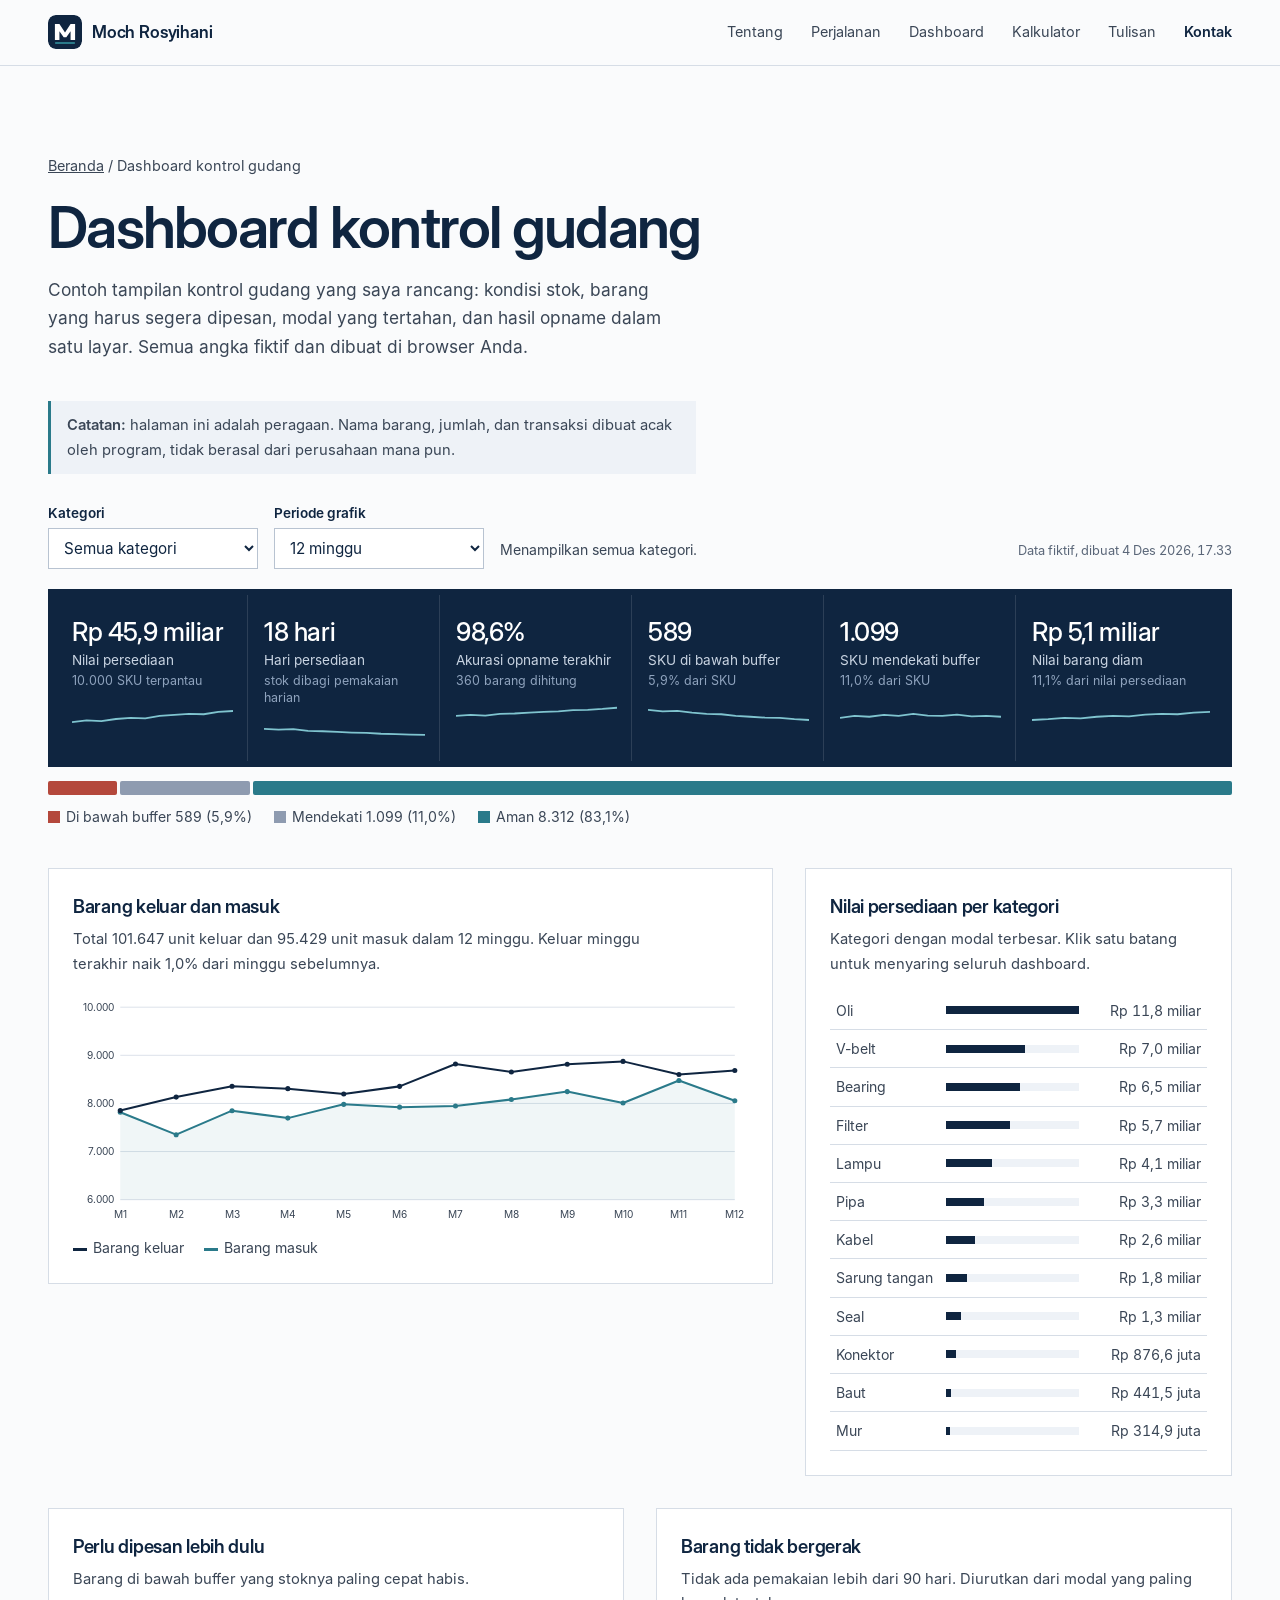
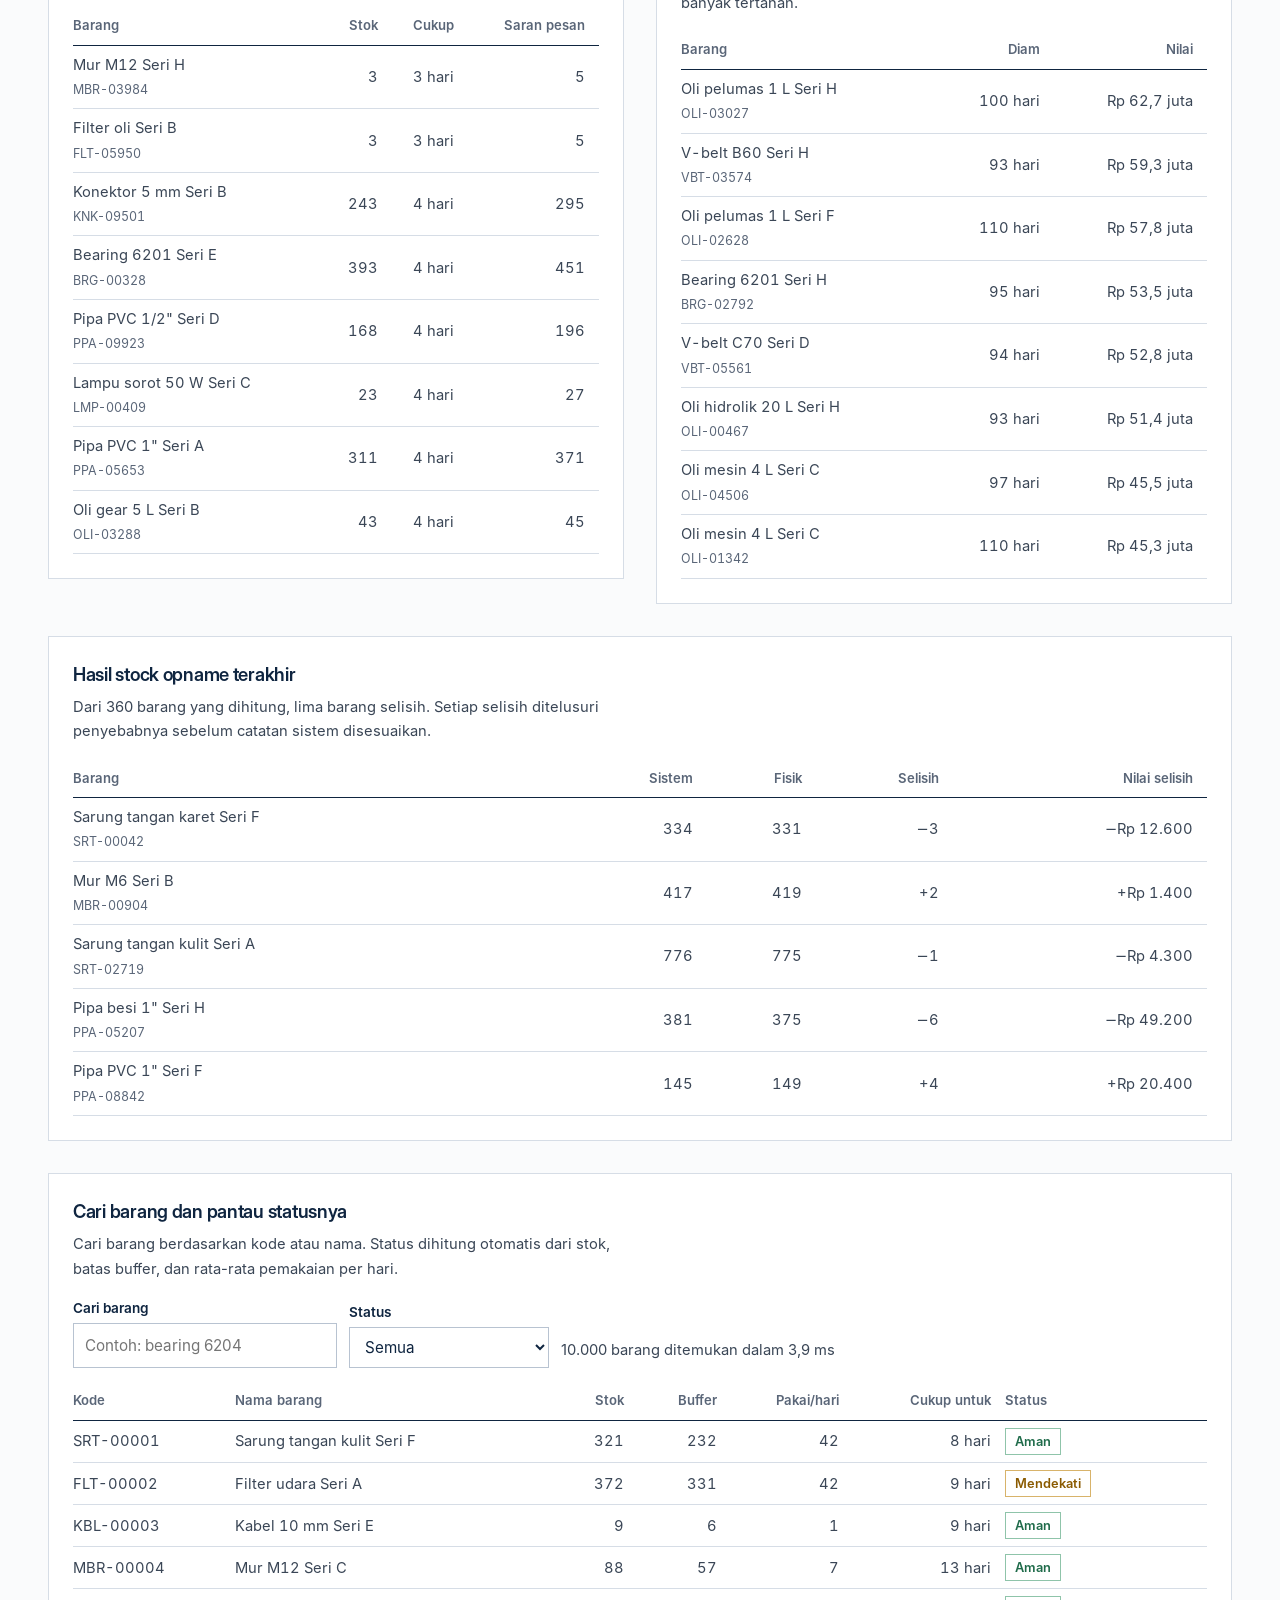
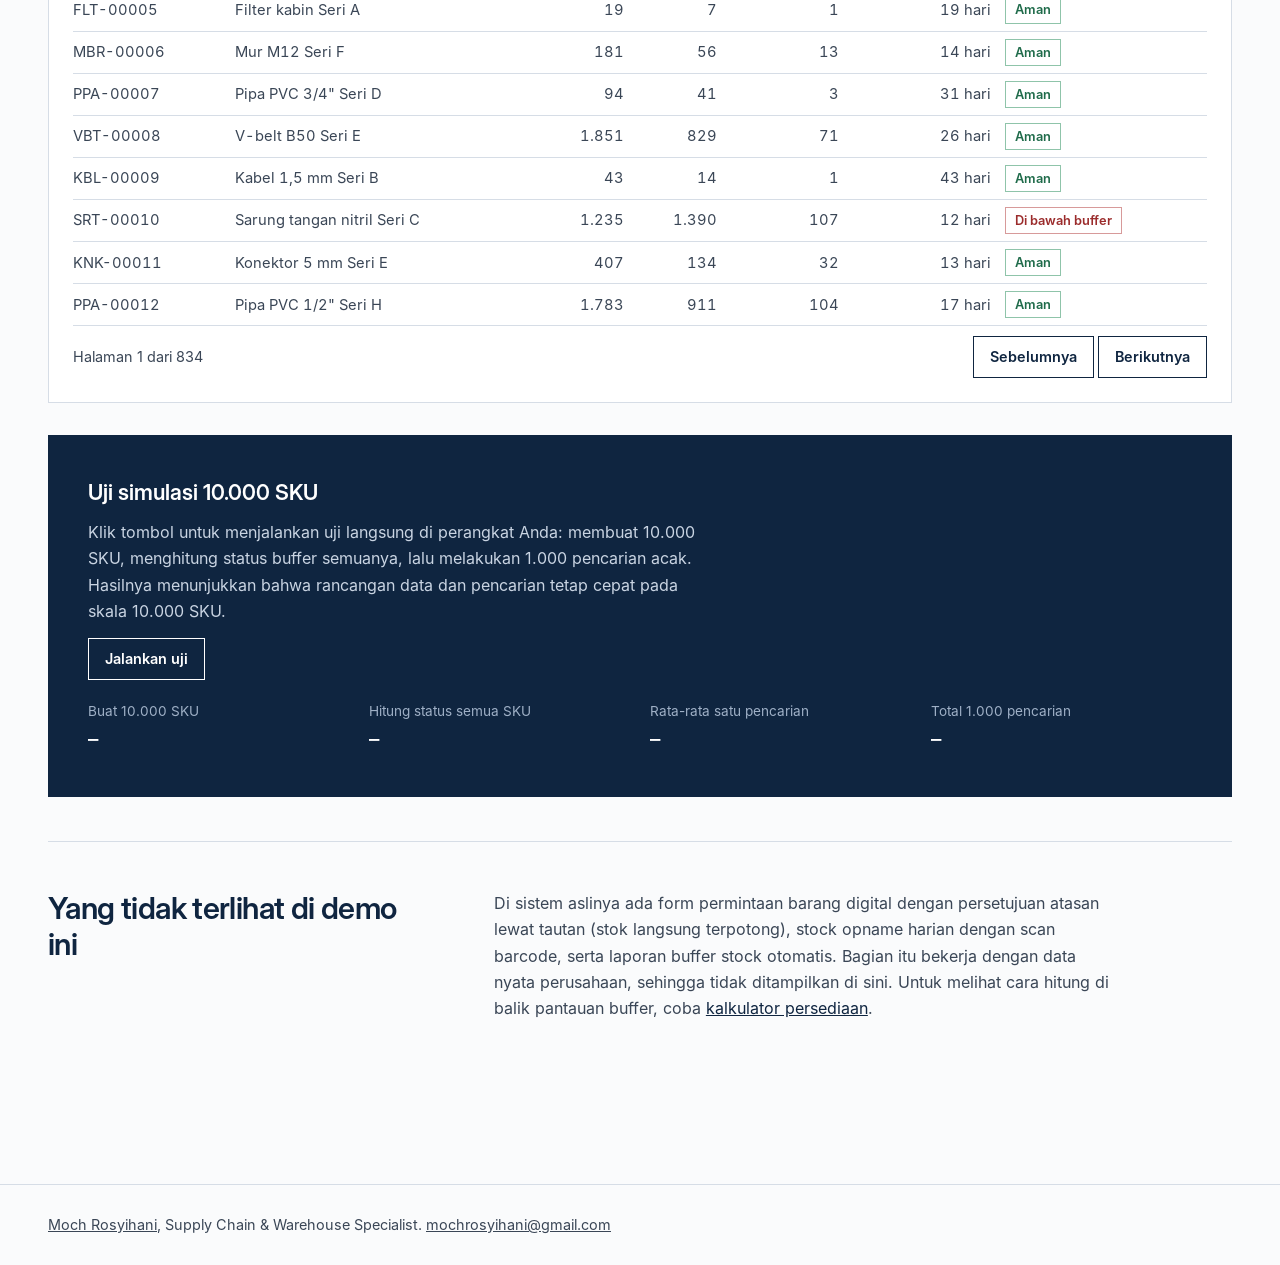
<file: demo/index.html>
<!doctype html>
<html lang="id">
<head>
<meta charset="utf-8">
<meta name="viewport" content="width=device-width, initial-scale=1">
<title>Dashboard kontrol gudang (data fiktif) – Moch Rosyihani</title>
<meta name="description" content="Dashboard kontrol gudang dengan data fiktif: nilai persediaan, buffer stock, barang yang perlu dipesan, barang tidak bergerak, hasil stock opname, dan uji 10.000 SKU di browser.">
<link rel="canonical" href="https://mochrosyihani.github.io/rosyihani/demo/">
<meta name="theme-color" content="#0F2540">
<link rel="icon" href="../assets/img/favicon.svg" type="image/svg+xml">
<link rel="icon" href="../assets/img/favicon-32.png" sizes="32x32" type="image/png">
<link rel="apple-touch-icon" href="../assets/img/apple-touch-icon.png">
<meta property="og:type" content="website">
<meta property="og:locale" content="id_ID">
<meta property="og:site_name" content="Moch Rosyihani">
<meta property="og:title" content="Dashboard kontrol gudang (data fiktif) – Moch Rosyihani">
<meta property="og:description" content="Dashboard kontrol gudang dengan data fiktif: nilai persediaan, buffer stock, barang yang perlu dipesan, barang tidak bergerak, hasil stock opname, dan uji 10.000 SKU di browser.">
<meta property="og:url" content="https://mochrosyihani.github.io/rosyihani/demo/">
<meta property="og:image" content="https://mochrosyihani.github.io/rosyihani/assets/img/og.png">
<meta name="twitter:card" content="summary_large_image">
<link rel="stylesheet" href="../assets/css/style.css">
<link rel="stylesheet" href="../assets/css/halaman.css">
<link rel="stylesheet" href="dash.css">

</head>
<body>
<a class="lewati" href="#isi">Lewati ke isi</a>
<header class="bar" id="atas">
  <a class="monogram" href="../index.html" aria-label="Moch Rosyihani, beranda"><img src="../assets/img/favicon.svg" width="34" height="34" alt=""><span>Moch Rosyihani</span></a>
  <button class="menu-tombol" type="button" aria-expanded="false" aria-controls="menu">Menu</button>
  <nav id="menu" class="menu" aria-label="Navigasi utama">
    <a href="../index.html#tentang">Tentang</a>
    <a href="../index.html#perjalanan">Perjalanan</a>
    <a href="../demo/">Dashboard</a>
    <a href="../alat/">Kalkulator</a>
    <a href="../tulisan/">Tulisan</a>
    <a href="../index.html#kontak" class="menu-kontak">Kontak</a>
  </nav>
</header>
<main id="isi">

<div class="bungkus">
  <section class="judul-halaman">
    <p class="remah"><a href="../index.html">Beranda</a> / Dashboard kontrol gudang</p>
    <h1>Dashboard kontrol gudang</h1>
    <p class="sub">Contoh tampilan kontrol gudang yang saya rancang: kondisi stok, barang yang harus segera dipesan, modal yang tertahan, dan hasil opname dalam satu layar. Semua angka fiktif dan dibuat di browser Anda.</p>
  </section>

  <p class="pita"><strong>Catatan:</strong> halaman ini adalah peragaan. Nama barang, jumlah, dan transaksi dibuat acak oleh program, tidak berasal dari perusahaan mana pun.</p>

  <div class="saring-dash" role="group" aria-label="Saring dashboard">
    <div><label for="f-kat">Kategori</label><select id="f-kat"><option value="">Semua kategori</option></select></div>
    <div><label for="f-per">Periode grafik</label><select id="f-per"><option value="4">4 minggu</option><option value="8">8 minggu</option><option value="12" selected>12 minggu</option></select></div>
    <p class="ket" id="f-info" aria-live="polite"></p>
    <p class="stempel" id="stempel"></p>
  </div>

  <div class="kpi kpi6" id="kpi" aria-label="Ringkasan kondisi gudang">
    <div><b id="k-nilai">–</b><span>Nilai persediaan</span><small id="k-nilai-s"></small></div>
    <div><b id="k-hari">–</b><span>Hari persediaan</span><small>stok dibagi pemakaian harian</small></div>
    <div><b id="k-akurasi">–</b><span>Akurasi opname terakhir</span><small>360 barang dihitung</small></div>
    <div><b id="k-bawah">–</b><span>SKU di bawah buffer</span><small id="k-bawah-s"></small></div>
    <div><b id="k-hampir">–</b><span>SKU mendekati buffer</span><small id="k-hampir-s"></small></div>
    <div><b id="k-diam">–</b><span>Nilai barang diam</span><small id="k-diam-s"></small></div>
  </div>

  <div class="bar-status" aria-labelledby="h-komp">
    <h2 id="h-komp" class="sr-only">Komposisi status buffer</h2>
    <div class="bar-status-isi" id="komp" role="img" aria-label="Komposisi status buffer"></div>
    <div class="legenda" id="komp-leg"></div>
  </div>

  <div class="dash-grid">
    <section class="panel kartu" aria-labelledby="h-tren">
      <h2 id="h-tren">Barang keluar dan masuk</h2>
      <p class="ket" id="tren-ket"></p>
      <div class="grafik-bungkus" id="gb"><svg id="grafik" class="grafik" viewBox="0 0 800 280" role="img" aria-label="Grafik garis barang keluar dan masuk per minggu"></svg><div class="tip" id="tip" hidden></div></div>
      <div class="legenda"><span><i style="background:#0F2540"></i>Barang keluar</span><span><i style="background:#2A7A8A"></i>Barang masuk</span></div>
      <p class="petunjuk">Sentuh grafik untuk melihat angka tiap minggu.</p>
    </section>
    <section class="panel kartu" aria-labelledby="h-kat">
      <h2 id="h-kat">Nilai persediaan per kategori</h2>
      <p class="ket">Kategori dengan modal terbesar. Klik satu batang untuk menyaring seluruh dashboard.</p>
      <ul class="batang" id="batang"></ul>
    </section>
  </div>

  <div class="dash-grid dua">
    <section class="panel kartu" aria-labelledby="h-pesan">
      <h2 id="h-pesan">Perlu dipesan lebih dulu</h2>
      <p class="ket">Barang di bawah buffer yang stoknya paling cepat habis.</p>
      <div class="tabel-bungkus"><table class="data" id="t-pesan">
        <thead><tr><th>Barang</th><th class="n">Stok</th><th class="n">Cukup</th><th class="n">Saran pesan</th></tr></thead><tbody></tbody></table></div>
    </section>
    <section class="panel kartu" aria-labelledby="h-diam">
      <h2 id="h-diam">Barang tidak bergerak</h2>
      <p class="ket">Tidak ada pemakaian lebih dari 90 hari. Diurutkan dari modal yang paling banyak tertahan.</p>
      <div class="tabel-bungkus"><table class="data" id="t-diam">
        <thead><tr><th>Barang</th><th class="n">Diam</th><th class="n">Nilai</th></tr></thead><tbody></tbody></table></div>
    </section>
  </div>

  <section class="panel kartu" aria-labelledby="h-opname">
    <h2 id="h-opname">Hasil stock opname terakhir</h2>
    <p class="ket">Dari 360 barang yang dihitung, lima barang selisih. Setiap selisih ditelusuri penyebabnya sebelum catatan sistem disesuaikan.</p>
    <div class="tabel-bungkus"><table class="data" id="t-opname">
      <thead><tr><th>Barang</th><th class="n">Sistem</th><th class="n">Fisik</th><th class="n">Selisih</th><th class="n">Nilai selisih</th></tr></thead><tbody></tbody></table></div>
  </section>

  <section class="panel kartu" aria-labelledby="h-buffer">
    <h2 id="h-buffer">Cari barang dan pantau statusnya</h2>
    <p class="ket">Cari barang berdasarkan kode atau nama. Status dihitung otomatis dari stok, batas buffer, dan rata-rata pemakaian per hari.</p>
    <div class="alat-bar">
      <div><label for="cari">Cari barang</label><input id="cari" type="search" placeholder="Contoh: bearing 6204" autocomplete="off"></div>
      <div><label for="saring">Status</label>
        <select id="saring"><option value="">Semua</option><option value="bawah">Di bawah buffer</option><option value="hampir">Mendekati buffer</option><option value="aman">Aman</option></select></div>
      <p id="info-cari" class="ket" style="margin:0 0 6px" aria-live="polite"></p>
    </div>
    <div class="tabel-bungkus"><table class="data" id="tabel">
      <thead><tr><th>Kode</th><th>Nama barang</th><th class="n">Stok</th><th class="n">Buffer</th><th class="n">Pakai/hari</th><th class="n">Cukup untuk</th><th>Status</th></tr></thead>
      <tbody></tbody>
    </table></div>
    <div class="halaman-tabel">
      <span id="hal-info"></span>
      <span><button type="button" class="tombol-kecil" id="prev">Sebelumnya</button> <button type="button" class="tombol-kecil" id="next">Berikutnya</button></span>
    </div>
  </section>

  <section class="ukur" aria-labelledby="h-uji">
    <h2 id="h-uji">Uji simulasi 10.000 SKU</h2>
    <p>Klik tombol untuk menjalankan uji langsung di perangkat Anda: membuat 10.000 SKU, menghitung status buffer semuanya, lalu melakukan 1.000 pencarian acak. Hasilnya menunjukkan bahwa rancangan data dan pencarian tetap cepat pada skala 10.000 SKU.</p>
    <button type="button" class="tombol-kecil" id="jalankan">Jalankan uji</button>
    <dl id="hasil-uji" hidden>
      <div><dt>Buat 10.000 SKU</dt><dd id="u-buat">–</dd></div>
      <div><dt>Hitung status semua SKU</dt><dd id="u-status">–</dd></div>
      <div><dt>Rata-rata satu pencarian</dt><dd id="u-cari">–</dd></div>
      <div><dt>Total 1.000 pencarian</dt><dd id="u-total">–</dd></div>
    </dl>
    <p class="catat" id="u-cat" hidden></p>
  </section>

  <section class="blok" aria-labelledby="h-fitur" style="margin-top:44px">
    <div class="blok-judul">
      <h2 id="h-fitur">Yang tidak terlihat di demo ini</h2>
      <div class="isi-teks"><p>Di sistem aslinya ada form permintaan barang digital dengan persetujuan atasan lewat tautan (stok langsung terpotong), stock opname harian dengan scan barcode, serta laporan buffer stock otomatis. Bagian itu bekerja dengan data nyata perusahaan, sehingga tidak ditampilkan di sini. Untuk melihat cara hitung di balik pantauan buffer, coba <a href="../alat/">kalkulator persediaan</a>.</p></div>
    </div>
  </section>
</div>
</main>
<footer class="kaki-halaman">
  <div class="bungkus">
    <p><a href="../index.html">Moch Rosyihani</a>, Supply Chain &amp; Warehouse Specialist. <a href="mailto:mochrosyihani@gmail.com">mochrosyihani@gmail.com</a></p>
  </div>
</footer>
<script src="../assets/js/main.js" defer></script>
<script src="demo.js" defer></script>
</body>
</html>
</file>
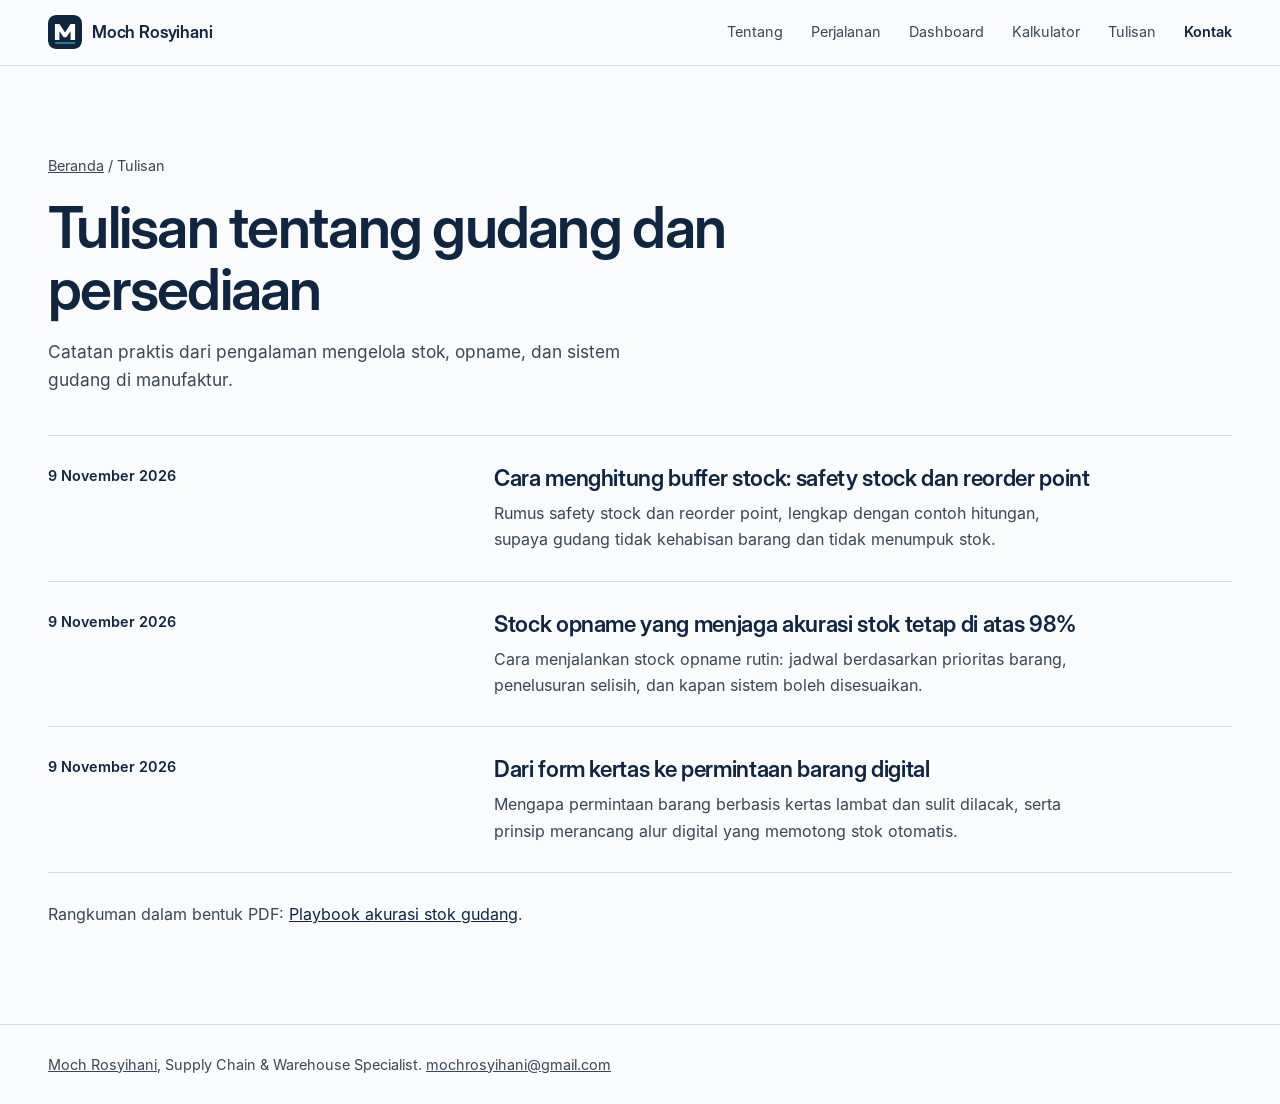
<file: tulisan/index.html>
<!doctype html>
<html lang="id">
<head>
<meta charset="utf-8">
<meta name="viewport" content="width=device-width, initial-scale=1">
<title>Tulisan tentang gudang dan persediaan – Moch Rosyihani</title>
<meta name="description" content="Tulisan praktis tentang buffer stock, stock opname, dan digitalisasi permintaan barang di gudang manufaktur.">
<link rel="canonical" href="https://mochrosyihani.github.io/rosyihani/tulisan/">
<meta name="theme-color" content="#0F2540">
<link rel="icon" href="../assets/img/favicon.svg" type="image/svg+xml">
<link rel="icon" href="../assets/img/favicon-32.png" sizes="32x32" type="image/png">
<link rel="apple-touch-icon" href="../assets/img/apple-touch-icon.png">
<meta property="og:type" content="website">
<meta property="og:locale" content="id_ID">
<meta property="og:site_name" content="Moch Rosyihani">
<meta property="og:title" content="Tulisan tentang gudang dan persediaan – Moch Rosyihani">
<meta property="og:description" content="Tulisan praktis tentang buffer stock, stock opname, dan digitalisasi permintaan barang di gudang manufaktur.">
<meta property="og:url" content="https://mochrosyihani.github.io/rosyihani/tulisan/">
<meta property="og:image" content="https://mochrosyihani.github.io/rosyihani/assets/img/og.png">
<meta name="twitter:card" content="summary_large_image">
<link rel="stylesheet" href="../assets/css/style.css">
<link rel="stylesheet" href="../assets/css/halaman.css">

</head>
<body>
<a class="lewati" href="#isi">Lewati ke isi</a>
<header class="bar" id="atas">
  <a class="monogram" href="../index.html" aria-label="Moch Rosyihani, beranda"><img src="../assets/img/favicon.svg" width="34" height="34" alt=""><span>Moch Rosyihani</span></a>
  <button class="menu-tombol" type="button" aria-expanded="false" aria-controls="menu">Menu</button>
  <nav id="menu" class="menu" aria-label="Navigasi utama">
    <a href="../index.html#tentang">Tentang</a>
    <a href="../index.html#perjalanan">Perjalanan</a>
    <a href="../demo/">Dashboard</a>
    <a href="../alat/">Kalkulator</a>
    <a href="../tulisan/">Tulisan</a>
    <a href="../index.html#kontak" class="menu-kontak">Kontak</a>
  </nav>
</header>
<main id="isi">
<div class="bungkus"><section class="judul-halaman"><p class="remah"><a href="../index.html">Beranda</a> / Tulisan</p>
<h1>Tulisan tentang gudang dan persediaan</h1>
<p class="sub">Catatan praktis dari pengalaman mengelola stok, opname, dan sistem gudang di manufaktur.</p></section>
<ul class="daftar-tulisan"><li><p class="tgl">9 November 2026</p><div><h2><a href="cara-menghitung-buffer-stock/">Cara menghitung buffer stock: safety stock dan reorder point</a></h2><p>Rumus safety stock dan reorder point, lengkap dengan contoh hitungan, supaya gudang tidak kehabisan barang dan tidak menumpuk stok.</p></div></li><li><p class="tgl">9 November 2026</p><div><h2><a href="stock-opname-akurasi-98-persen/">Stock opname yang menjaga akurasi stok tetap di atas 98%</a></h2><p>Cara menjalankan stock opname rutin: jadwal berdasarkan prioritas barang, penelusuran selisih, dan kapan sistem boleh disesuaikan.</p></div></li><li><p class="tgl">9 November 2026</p><div><h2><a href="dari-form-kertas-ke-permintaan-digital/">Dari form kertas ke permintaan barang digital</a></h2><p>Mengapa permintaan barang berbasis kertas lambat dan sulit dilacak, serta prinsip merancang alur digital yang memotong stok otomatis.</p></div></li></ul>
<p style="margin-top:28px">Rangkuman dalam bentuk PDF: <a href="../cv/Playbook-Akurasi-Stok-Gudang.pdf" download>Playbook akurasi stok gudang</a>.</p></div></main>
<footer class="kaki-halaman">
  <div class="bungkus">
    <p><a href="../index.html">Moch Rosyihani</a>, Supply Chain &amp; Warehouse Specialist. <a href="mailto:mochrosyihani@gmail.com">mochrosyihani@gmail.com</a></p>
  </div>
</footer>
<script src="../assets/js/main.js" defer></script>
</body>
</html>
</file>
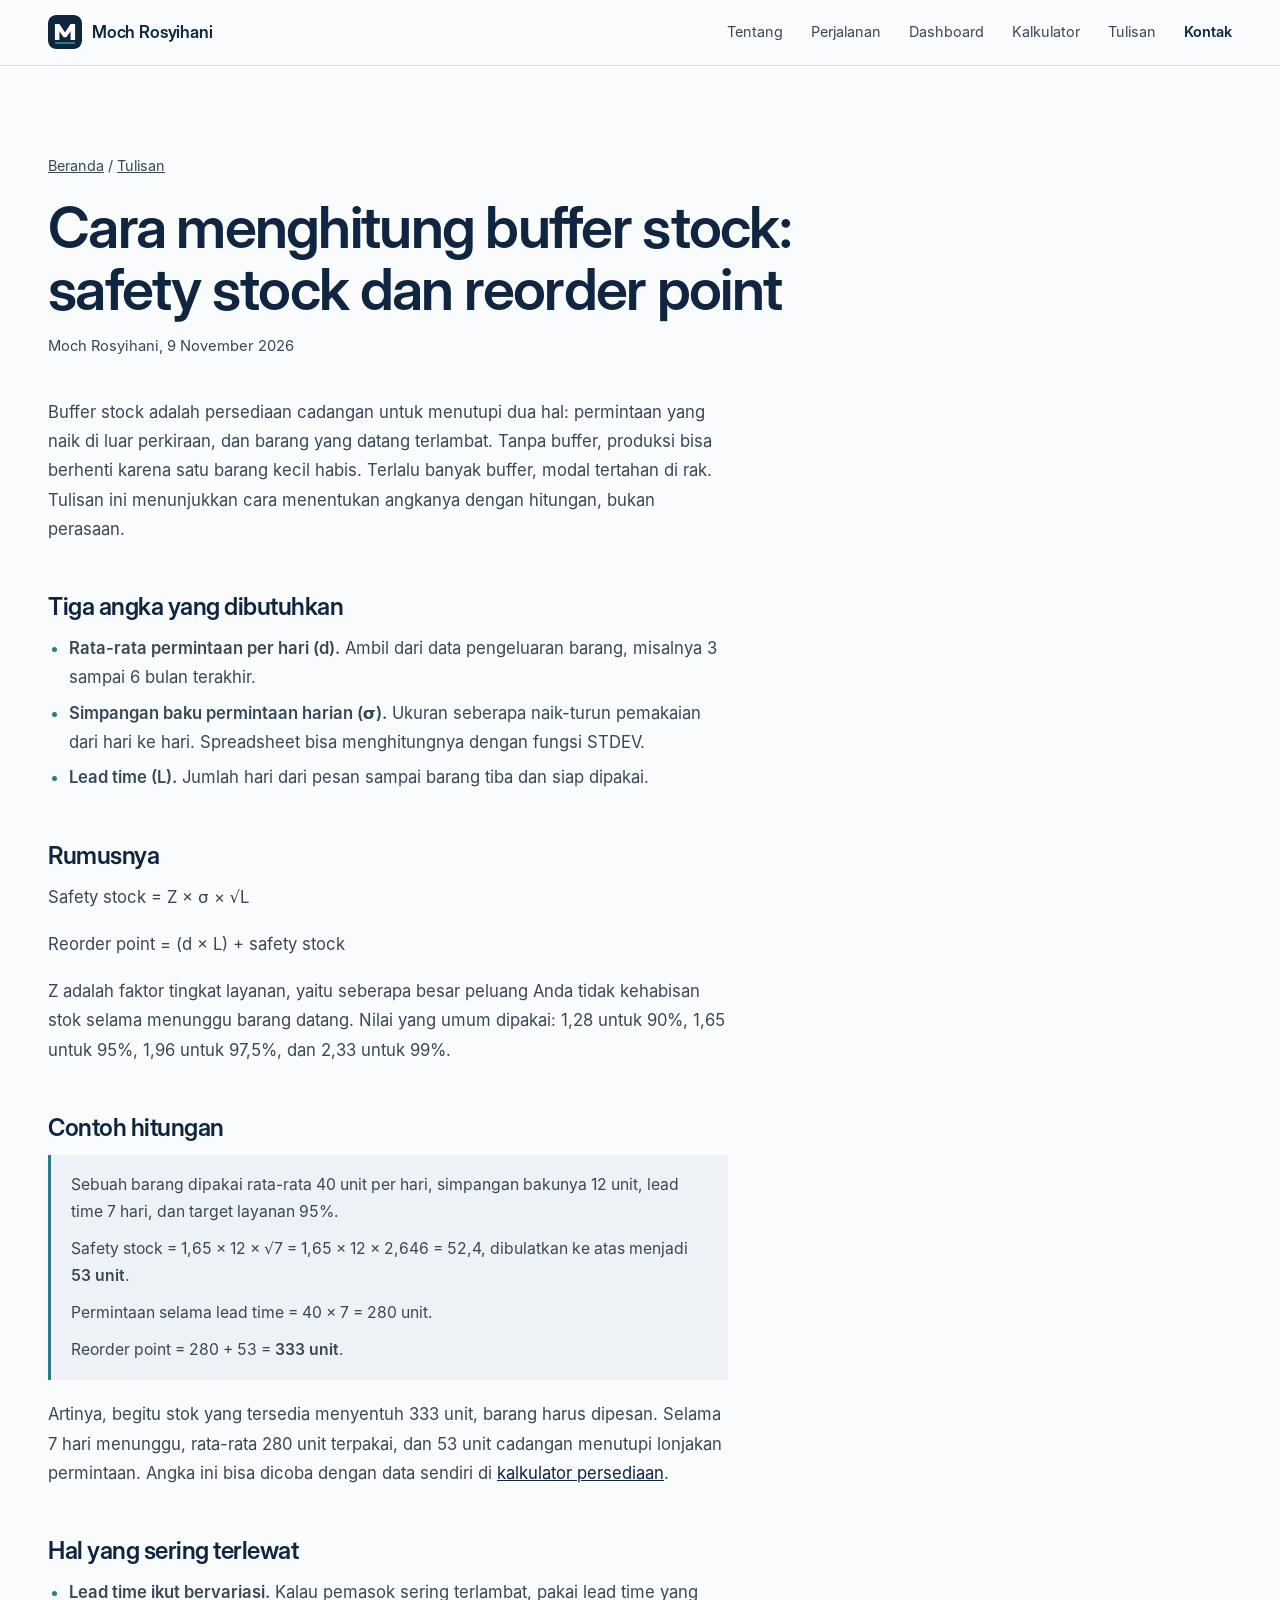
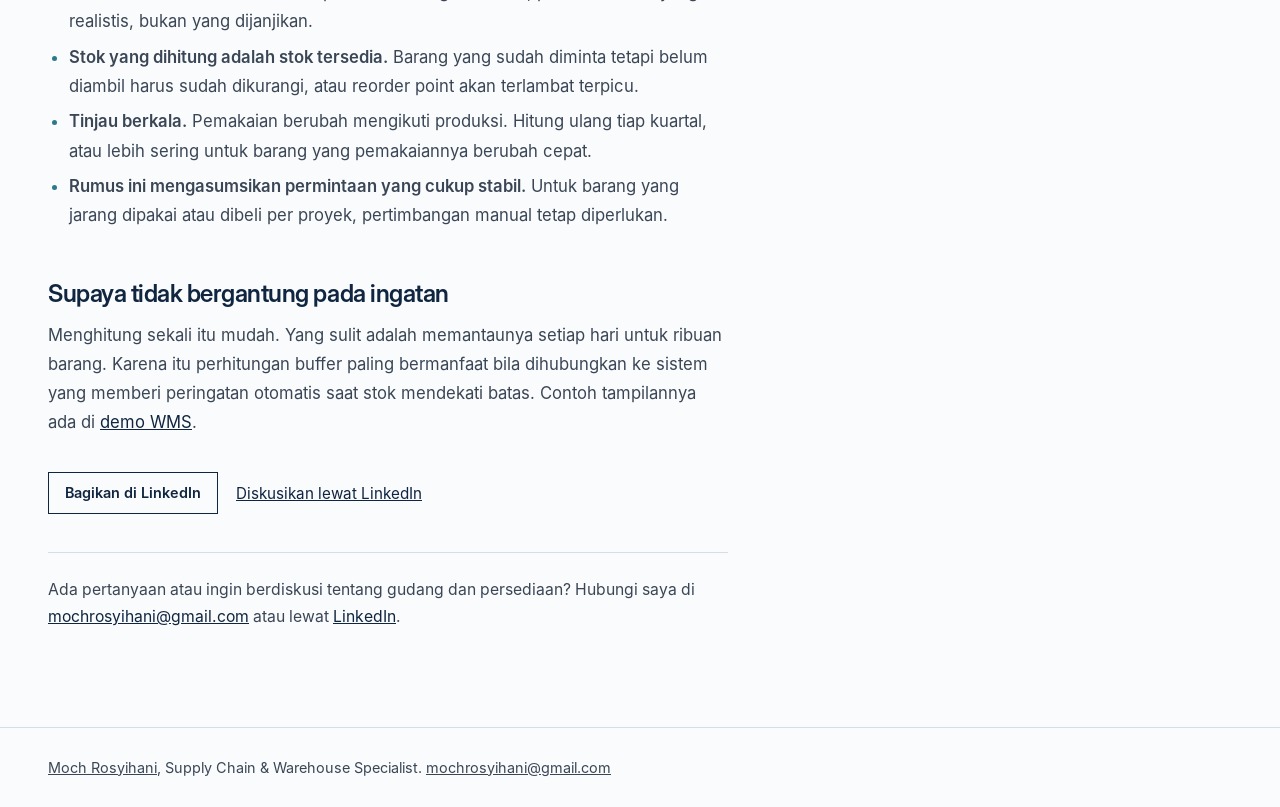
<file: tulisan/cara-menghitung-buffer-stock/index.html>
<!doctype html>
<html lang="id">
<head>
<meta charset="utf-8">
<meta name="viewport" content="width=device-width, initial-scale=1">
<title>Cara menghitung buffer stock: safety stock dan reorder point – Moch Rosyihani</title>
<meta name="description" content="Rumus safety stock dan reorder point, lengkap dengan contoh hitungan, supaya gudang tidak kehabisan barang dan tidak menumpuk stok.">
<link rel="canonical" href="https://mochrosyihani.github.io/rosyihani/tulisan/cara-menghitung-buffer-stock/">
<meta name="theme-color" content="#0F2540">
<link rel="icon" href="../../assets/img/favicon.svg" type="image/svg+xml">
<link rel="icon" href="../../assets/img/favicon-32.png" sizes="32x32" type="image/png">
<link rel="apple-touch-icon" href="../../assets/img/apple-touch-icon.png">
<meta property="og:type" content="article">
<meta property="og:locale" content="id_ID">
<meta property="og:site_name" content="Moch Rosyihani">
<meta property="og:title" content="Cara menghitung buffer stock: safety stock dan reorder point – Moch Rosyihani">
<meta property="og:description" content="Rumus safety stock dan reorder point, lengkap dengan contoh hitungan, supaya gudang tidak kehabisan barang dan tidak menumpuk stok.">
<meta property="og:url" content="https://mochrosyihani.github.io/rosyihani/tulisan/cara-menghitung-buffer-stock/">
<meta property="og:image" content="https://mochrosyihani.github.io/rosyihani/assets/img/og.png">
<meta name="twitter:card" content="summary_large_image">
<link rel="stylesheet" href="../../assets/css/style.css">
<link rel="stylesheet" href="../../assets/css/halaman.css">
<script type="application/ld+json">{"@context": "https://schema.org", "@type": "Article", "headline": "Cara menghitung buffer stock: safety stock dan reorder point", "description": "Rumus safety stock dan reorder point, lengkap dengan contoh hitungan, supaya gudang tidak kehabisan barang dan tidak menumpuk stok.", "inLanguage": "id", "datePublished": "2026-11-09", "dateModified": "2026-11-09", "author": {"@type": "Person", "name": "Moch Rosyihani", "url": "https://mochrosyihani.github.io/rosyihani/"}, "mainEntityOfPage": "https://mochrosyihani.github.io/rosyihani/tulisan/cara-menghitung-buffer-stock/"}</script>
</head>
<body>
<a class="lewati" href="#isi">Lewati ke isi</a>
<header class="bar" id="atas">
  <a class="monogram" href="../../index.html" aria-label="Moch Rosyihani, beranda"><img src="../../assets/img/favicon.svg" width="34" height="34" alt=""><span>Moch Rosyihani</span></a>
  <button class="menu-tombol" type="button" aria-expanded="false" aria-controls="menu">Menu</button>
  <nav id="menu" class="menu" aria-label="Navigasi utama">
    <a href="../../index.html#tentang">Tentang</a>
    <a href="../../index.html#perjalanan">Perjalanan</a>
    <a href="../../demo/">Dashboard</a>
    <a href="../../alat/">Kalkulator</a>
    <a href="../../tulisan/">Tulisan</a>
    <a href="../../index.html#kontak" class="menu-kontak">Kontak</a>
  </nav>
</header>
<main id="isi">
<div class="bungkus"><section class="judul-halaman">
<p class="remah"><a href="../../index.html">Beranda</a> / <a href="../">Tulisan</a></p>
<h1 style="max-width:24ch">Cara menghitung buffer stock: safety stock dan reorder point</h1>
<p class="meta-artikel">Moch Rosyihani, 9 November 2026</p></section>
<article class="artikel">
<p>Buffer stock adalah persediaan cadangan untuk menutupi dua hal: permintaan yang naik di luar perkiraan, dan barang yang datang terlambat. Tanpa buffer, produksi bisa berhenti karena satu barang kecil habis. Terlalu banyak buffer, modal tertahan di rak. Tulisan ini menunjukkan cara menentukan angkanya dengan hitungan, bukan perasaan.</p>
<h2>Tiga angka yang dibutuhkan</h2>
<ul>
<li><strong>Rata-rata permintaan per hari (d).</strong> Ambil dari data pengeluaran barang, misalnya 3 sampai 6 bulan terakhir.</li>
<li><strong>Simpangan baku permintaan harian (σ).</strong> Ukuran seberapa naik-turun pemakaian dari hari ke hari. Spreadsheet bisa menghitungnya dengan fungsi STDEV.</li>
<li><strong>Lead time (L).</strong> Jumlah hari dari pesan sampai barang tiba dan siap dipakai.</li>
</ul>
<h2>Rumusnya</h2>
<p>Safety stock = Z × σ × √L</p>
<p>Reorder point = (d × L) + safety stock</p>
<p>Z adalah faktor tingkat layanan, yaitu seberapa besar peluang Anda tidak kehabisan stok selama menunggu barang datang. Nilai yang umum dipakai: 1,28 untuk 90%, 1,65 untuk 95%, 1,96 untuk 97,5%, dan 2,33 untuk 99%.</p>
<h2>Contoh hitungan</h2>
<div class="contoh">
<p>Sebuah barang dipakai rata-rata 40 unit per hari, simpangan bakunya 12 unit, lead time 7 hari, dan target layanan 95%.</p>
<p>Safety stock = 1,65 × 12 × √7 = 1,65 × 12 × 2,646 = 52,4, dibulatkan ke atas menjadi <strong>53 unit</strong>.</p>
<p>Permintaan selama lead time = 40 × 7 = 280 unit.</p>
<p>Reorder point = 280 + 53 = <strong>333 unit</strong>.</p>
</div>
<p>Artinya, begitu stok yang tersedia menyentuh 333 unit, barang harus dipesan. Selama 7 hari menunggu, rata-rata 280 unit terpakai, dan 53 unit cadangan menutupi lonjakan permintaan. Angka ini bisa dicoba dengan data sendiri di <a href="../../alat/">kalkulator persediaan</a>.</p>
<h2>Hal yang sering terlewat</h2>
<ul>
<li><strong>Lead time ikut bervariasi.</strong> Kalau pemasok sering terlambat, pakai lead time yang realistis, bukan yang dijanjikan.</li>
<li><strong>Stok yang dihitung adalah stok tersedia.</strong> Barang yang sudah diminta tetapi belum diambil harus sudah dikurangi, atau reorder point akan terlambat terpicu.</li>
<li><strong>Tinjau berkala.</strong> Pemakaian berubah mengikuti produksi. Hitung ulang tiap kuartal, atau lebih sering untuk barang yang pemakaiannya berubah cepat.</li>
<li><strong>Rumus ini mengasumsikan permintaan yang cukup stabil.</strong> Untuk barang yang jarang dipakai atau dibeli per proyek, pertimbangan manual tetap diperlukan.</li>
</ul>
<h2>Supaya tidak bergantung pada ingatan</h2>
<p>Menghitung sekali itu mudah. Yang sulit adalah memantaunya setiap hari untuk ribuan barang. Karena itu perhitungan buffer paling bermanfaat bila dihubungkan ke sistem yang memberi peringatan otomatis saat stok mendekati batas. Contoh tampilannya ada di <a href="../../demo/">demo WMS</a>.</p>

<div class="bagikan"><a class="tombol-kecil" href="https://www.linkedin.com/sharing/share-offsite/?url=https://mochrosyihani.github.io/rosyihani/tulisan/cara-menghitung-buffer-stock/" target="_blank" rel="noopener">Bagikan di LinkedIn</a> <a class="tombol-polos" href="https://www.linkedin.com/in/moch-rosyihani-iyan-4621b0254" rel="me noopener">Diskusikan lewat LinkedIn</a></div>
<div class="lanjut"><p>Ada pertanyaan atau ingin berdiskusi tentang gudang dan persediaan? Hubungi saya di <a href="mailto:mochrosyihani@gmail.com">mochrosyihani@gmail.com</a> atau lewat <a href="https://www.linkedin.com/in/moch-rosyihani-iyan-4621b0254" rel="me noopener">LinkedIn</a>.</p></div>
</article></div></main>
<footer class="kaki-halaman">
  <div class="bungkus">
    <p><a href="../../index.html">Moch Rosyihani</a>, Supply Chain &amp; Warehouse Specialist. <a href="mailto:mochrosyihani@gmail.com">mochrosyihani@gmail.com</a></p>
  </div>
</footer>
<script src="../../assets/js/main.js" defer></script>
</body>
</html>
</file>
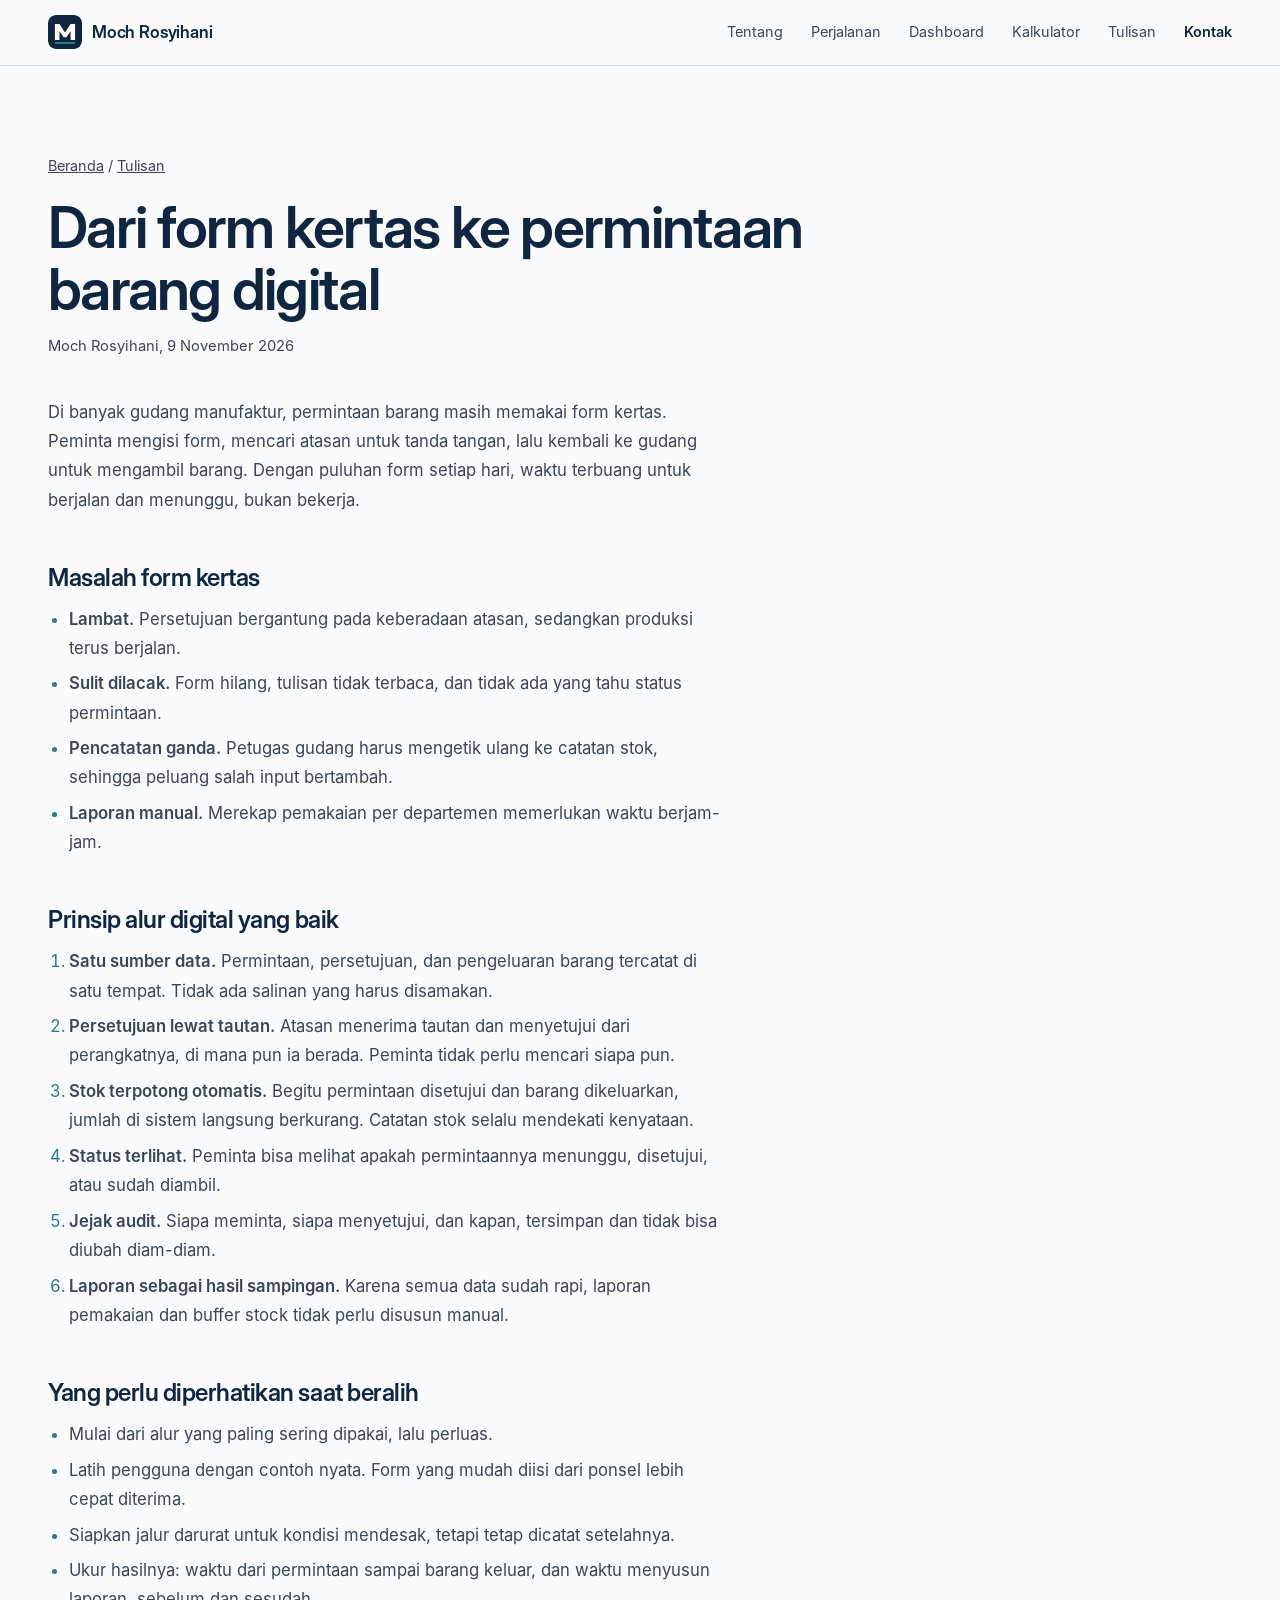
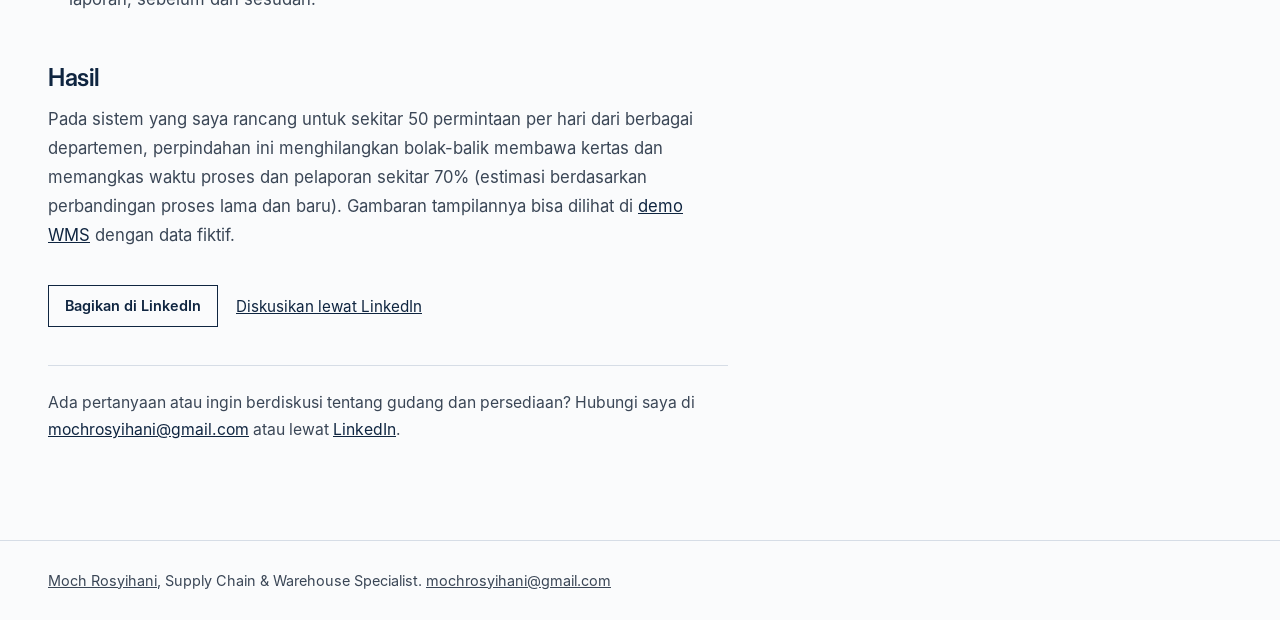
<file: tulisan/dari-form-kertas-ke-permintaan-digital/index.html>
<!doctype html>
<html lang="id">
<head>
<meta charset="utf-8">
<meta name="viewport" content="width=device-width, initial-scale=1">
<title>Dari form kertas ke permintaan barang digital – Moch Rosyihani</title>
<meta name="description" content="Mengapa permintaan barang berbasis kertas lambat dan sulit dilacak, serta prinsip merancang alur digital yang memotong stok otomatis.">
<link rel="canonical" href="https://mochrosyihani.github.io/rosyihani/tulisan/dari-form-kertas-ke-permintaan-digital/">
<meta name="theme-color" content="#0F2540">
<link rel="icon" href="../../assets/img/favicon.svg" type="image/svg+xml">
<link rel="icon" href="../../assets/img/favicon-32.png" sizes="32x32" type="image/png">
<link rel="apple-touch-icon" href="../../assets/img/apple-touch-icon.png">
<meta property="og:type" content="article">
<meta property="og:locale" content="id_ID">
<meta property="og:site_name" content="Moch Rosyihani">
<meta property="og:title" content="Dari form kertas ke permintaan barang digital – Moch Rosyihani">
<meta property="og:description" content="Mengapa permintaan barang berbasis kertas lambat dan sulit dilacak, serta prinsip merancang alur digital yang memotong stok otomatis.">
<meta property="og:url" content="https://mochrosyihani.github.io/rosyihani/tulisan/dari-form-kertas-ke-permintaan-digital/">
<meta property="og:image" content="https://mochrosyihani.github.io/rosyihani/assets/img/og.png">
<meta name="twitter:card" content="summary_large_image">
<link rel="stylesheet" href="../../assets/css/style.css">
<link rel="stylesheet" href="../../assets/css/halaman.css">
<script type="application/ld+json">{"@context": "https://schema.org", "@type": "Article", "headline": "Dari form kertas ke permintaan barang digital", "description": "Mengapa permintaan barang berbasis kertas lambat dan sulit dilacak, serta prinsip merancang alur digital yang memotong stok otomatis.", "inLanguage": "id", "datePublished": "2026-11-09", "dateModified": "2026-11-09", "author": {"@type": "Person", "name": "Moch Rosyihani", "url": "https://mochrosyihani.github.io/rosyihani/"}, "mainEntityOfPage": "https://mochrosyihani.github.io/rosyihani/tulisan/dari-form-kertas-ke-permintaan-digital/"}</script>
</head>
<body>
<a class="lewati" href="#isi">Lewati ke isi</a>
<header class="bar" id="atas">
  <a class="monogram" href="../../index.html" aria-label="Moch Rosyihani, beranda"><img src="../../assets/img/favicon.svg" width="34" height="34" alt=""><span>Moch Rosyihani</span></a>
  <button class="menu-tombol" type="button" aria-expanded="false" aria-controls="menu">Menu</button>
  <nav id="menu" class="menu" aria-label="Navigasi utama">
    <a href="../../index.html#tentang">Tentang</a>
    <a href="../../index.html#perjalanan">Perjalanan</a>
    <a href="../../demo/">Dashboard</a>
    <a href="../../alat/">Kalkulator</a>
    <a href="../../tulisan/">Tulisan</a>
    <a href="../../index.html#kontak" class="menu-kontak">Kontak</a>
  </nav>
</header>
<main id="isi">
<div class="bungkus"><section class="judul-halaman">
<p class="remah"><a href="../../index.html">Beranda</a> / <a href="../">Tulisan</a></p>
<h1 style="max-width:24ch">Dari form kertas ke permintaan barang digital</h1>
<p class="meta-artikel">Moch Rosyihani, 9 November 2026</p></section>
<article class="artikel">
<p>Di banyak gudang manufaktur, permintaan barang masih memakai form kertas. Peminta mengisi form, mencari atasan untuk tanda tangan, lalu kembali ke gudang untuk mengambil barang. Dengan puluhan form setiap hari, waktu terbuang untuk berjalan dan menunggu, bukan bekerja.</p>
<h2>Masalah form kertas</h2>
<ul>
<li><strong>Lambat.</strong> Persetujuan bergantung pada keberadaan atasan, sedangkan produksi terus berjalan.</li>
<li><strong>Sulit dilacak.</strong> Form hilang, tulisan tidak terbaca, dan tidak ada yang tahu status permintaan.</li>
<li><strong>Pencatatan ganda.</strong> Petugas gudang harus mengetik ulang ke catatan stok, sehingga peluang salah input bertambah.</li>
<li><strong>Laporan manual.</strong> Merekap pemakaian per departemen memerlukan waktu berjam-jam.</li>
</ul>
<h2>Prinsip alur digital yang baik</h2>
<ol>
<li><strong>Satu sumber data.</strong> Permintaan, persetujuan, dan pengeluaran barang tercatat di satu tempat. Tidak ada salinan yang harus disamakan.</li>
<li><strong>Persetujuan lewat tautan.</strong> Atasan menerima tautan dan menyetujui dari perangkatnya, di mana pun ia berada. Peminta tidak perlu mencari siapa pun.</li>
<li><strong>Stok terpotong otomatis.</strong> Begitu permintaan disetujui dan barang dikeluarkan, jumlah di sistem langsung berkurang. Catatan stok selalu mendekati kenyataan.</li>
<li><strong>Status terlihat.</strong> Peminta bisa melihat apakah permintaannya menunggu, disetujui, atau sudah diambil.</li>
<li><strong>Jejak audit.</strong> Siapa meminta, siapa menyetujui, dan kapan, tersimpan dan tidak bisa diubah diam-diam.</li>
<li><strong>Laporan sebagai hasil sampingan.</strong> Karena semua data sudah rapi, laporan pemakaian dan buffer stock tidak perlu disusun manual.</li>
</ol>
<h2>Yang perlu diperhatikan saat beralih</h2>
<ul>
<li>Mulai dari alur yang paling sering dipakai, lalu perluas.</li>
<li>Latih pengguna dengan contoh nyata. Form yang mudah diisi dari ponsel lebih cepat diterima.</li>
<li>Siapkan jalur darurat untuk kondisi mendesak, tetapi tetap dicatat setelahnya.</li>
<li>Ukur hasilnya: waktu dari permintaan sampai barang keluar, dan waktu menyusun laporan, sebelum dan sesudah.</li>
</ul>
<h2>Hasil</h2>
<p>Pada sistem yang saya rancang untuk sekitar 50 permintaan per hari dari berbagai departemen, perpindahan ini menghilangkan bolak-balik membawa kertas dan memangkas waktu proses dan pelaporan sekitar 70% (estimasi berdasarkan perbandingan proses lama dan baru). Gambaran tampilannya bisa dilihat di <a href="../../demo/">demo WMS</a> dengan data fiktif.</p>

<div class="bagikan"><a class="tombol-kecil" href="https://www.linkedin.com/sharing/share-offsite/?url=https://mochrosyihani.github.io/rosyihani/tulisan/dari-form-kertas-ke-permintaan-digital/" target="_blank" rel="noopener">Bagikan di LinkedIn</a> <a class="tombol-polos" href="https://www.linkedin.com/in/moch-rosyihani-iyan-4621b0254" rel="me noopener">Diskusikan lewat LinkedIn</a></div>
<div class="lanjut"><p>Ada pertanyaan atau ingin berdiskusi tentang gudang dan persediaan? Hubungi saya di <a href="mailto:mochrosyihani@gmail.com">mochrosyihani@gmail.com</a> atau lewat <a href="https://www.linkedin.com/in/moch-rosyihani-iyan-4621b0254" rel="me noopener">LinkedIn</a>.</p></div>
</article></div></main>
<footer class="kaki-halaman">
  <div class="bungkus">
    <p><a href="../../index.html">Moch Rosyihani</a>, Supply Chain &amp; Warehouse Specialist. <a href="mailto:mochrosyihani@gmail.com">mochrosyihani@gmail.com</a></p>
  </div>
</footer>
<script src="../../assets/js/main.js" defer></script>
</body>
</html>
</file>
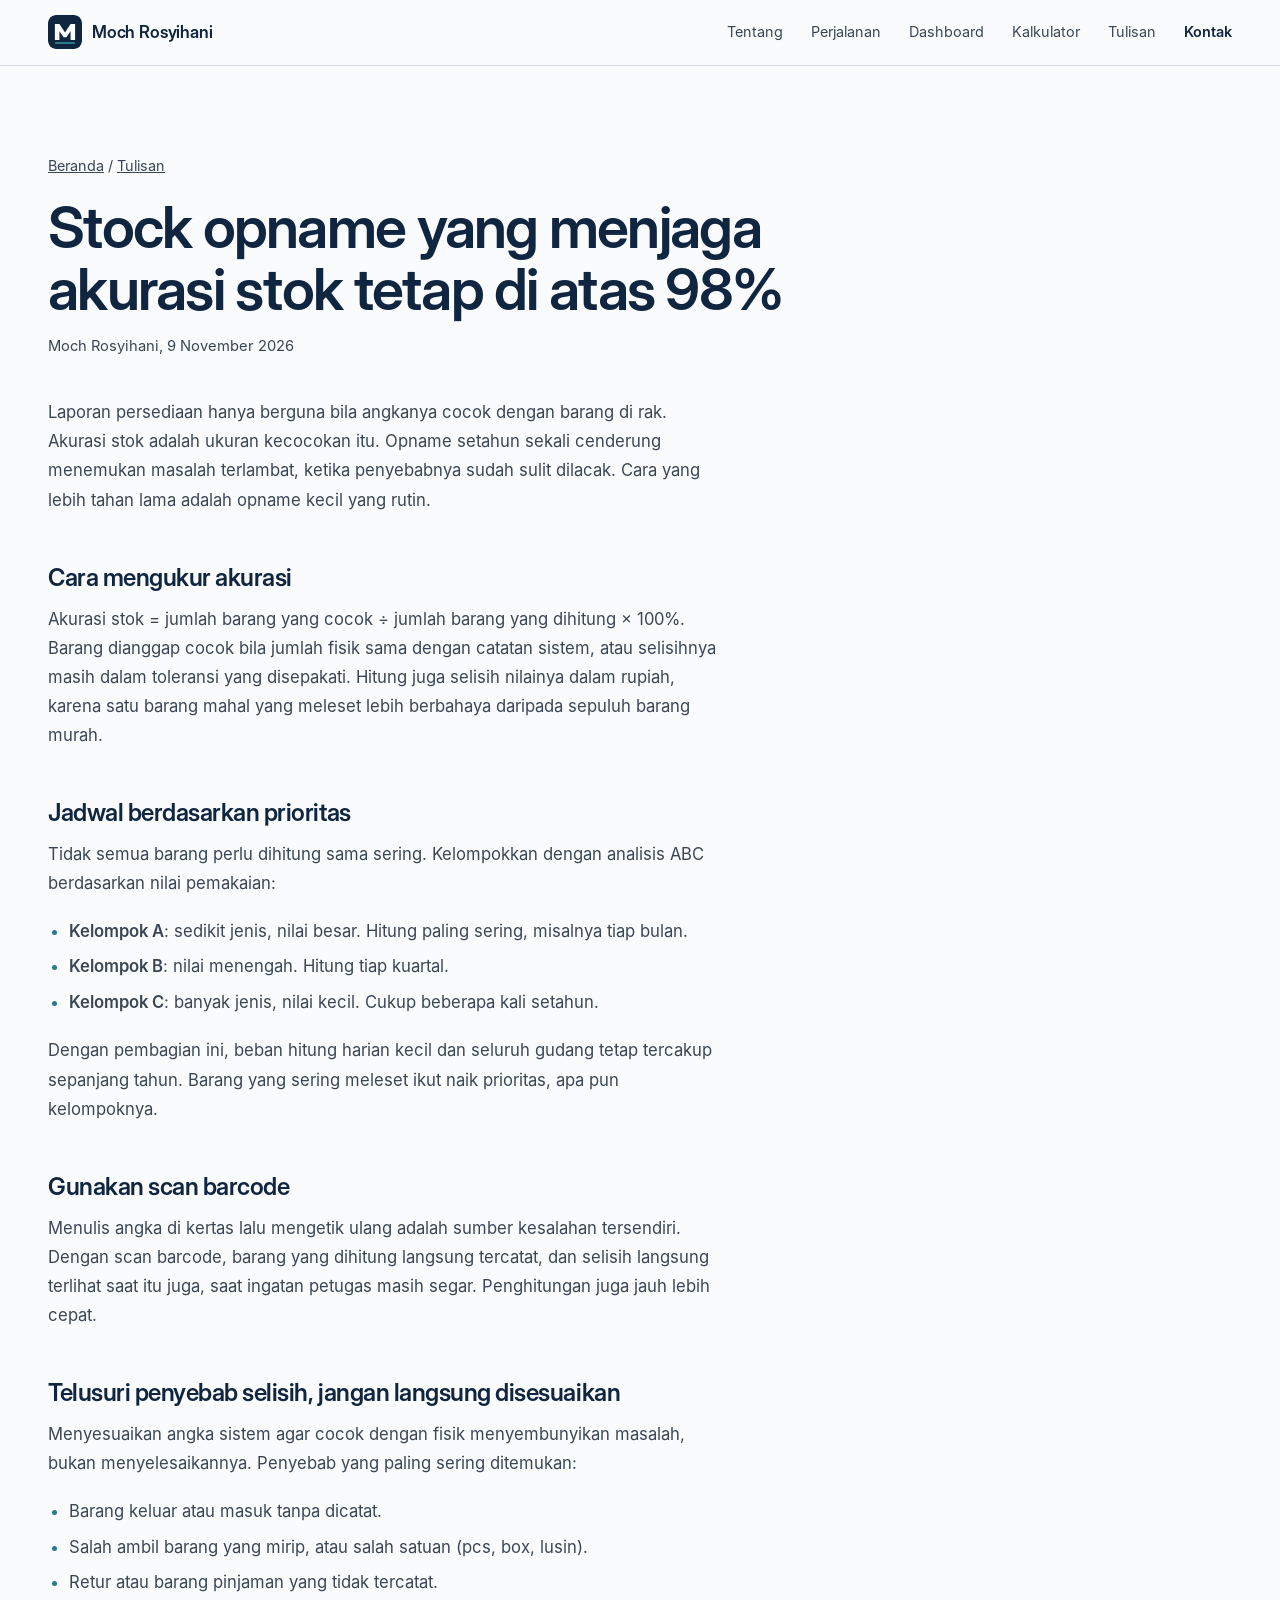
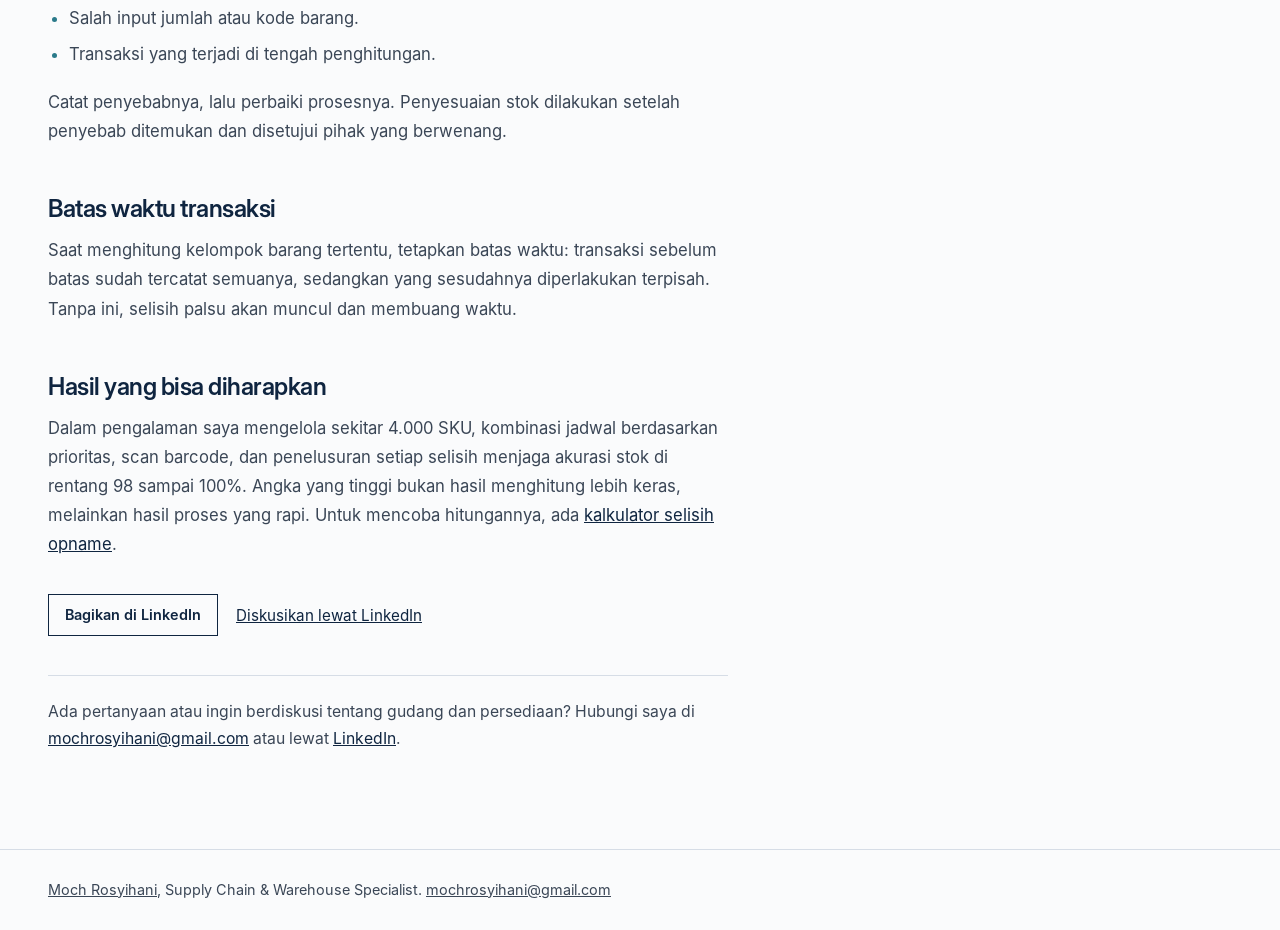
<file: tulisan/stock-opname-akurasi-98-persen/index.html>
<!doctype html>
<html lang="id">
<head>
<meta charset="utf-8">
<meta name="viewport" content="width=device-width, initial-scale=1">
<title>Stock opname yang menjaga akurasi stok tetap di atas 98% – Moch Rosyihani</title>
<meta name="description" content="Cara menjalankan stock opname rutin: jadwal berdasarkan prioritas barang, penelusuran selisih, dan kapan sistem boleh disesuaikan.">
<link rel="canonical" href="https://mochrosyihani.github.io/rosyihani/tulisan/stock-opname-akurasi-98-persen/">
<meta name="theme-color" content="#0F2540">
<link rel="icon" href="../../assets/img/favicon.svg" type="image/svg+xml">
<link rel="icon" href="../../assets/img/favicon-32.png" sizes="32x32" type="image/png">
<link rel="apple-touch-icon" href="../../assets/img/apple-touch-icon.png">
<meta property="og:type" content="article">
<meta property="og:locale" content="id_ID">
<meta property="og:site_name" content="Moch Rosyihani">
<meta property="og:title" content="Stock opname yang menjaga akurasi stok tetap di atas 98% – Moch Rosyihani">
<meta property="og:description" content="Cara menjalankan stock opname rutin: jadwal berdasarkan prioritas barang, penelusuran selisih, dan kapan sistem boleh disesuaikan.">
<meta property="og:url" content="https://mochrosyihani.github.io/rosyihani/tulisan/stock-opname-akurasi-98-persen/">
<meta property="og:image" content="https://mochrosyihani.github.io/rosyihani/assets/img/og.png">
<meta name="twitter:card" content="summary_large_image">
<link rel="stylesheet" href="../../assets/css/style.css">
<link rel="stylesheet" href="../../assets/css/halaman.css">
<script type="application/ld+json">{"@context": "https://schema.org", "@type": "Article", "headline": "Stock opname yang menjaga akurasi stok tetap di atas 98%", "description": "Cara menjalankan stock opname rutin: jadwal berdasarkan prioritas barang, penelusuran selisih, dan kapan sistem boleh disesuaikan.", "inLanguage": "id", "datePublished": "2026-11-09", "dateModified": "2026-11-09", "author": {"@type": "Person", "name": "Moch Rosyihani", "url": "https://mochrosyihani.github.io/rosyihani/"}, "mainEntityOfPage": "https://mochrosyihani.github.io/rosyihani/tulisan/stock-opname-akurasi-98-persen/"}</script>
</head>
<body>
<a class="lewati" href="#isi">Lewati ke isi</a>
<header class="bar" id="atas">
  <a class="monogram" href="../../index.html" aria-label="Moch Rosyihani, beranda"><img src="../../assets/img/favicon.svg" width="34" height="34" alt=""><span>Moch Rosyihani</span></a>
  <button class="menu-tombol" type="button" aria-expanded="false" aria-controls="menu">Menu</button>
  <nav id="menu" class="menu" aria-label="Navigasi utama">
    <a href="../../index.html#tentang">Tentang</a>
    <a href="../../index.html#perjalanan">Perjalanan</a>
    <a href="../../demo/">Dashboard</a>
    <a href="../../alat/">Kalkulator</a>
    <a href="../../tulisan/">Tulisan</a>
    <a href="../../index.html#kontak" class="menu-kontak">Kontak</a>
  </nav>
</header>
<main id="isi">
<div class="bungkus"><section class="judul-halaman">
<p class="remah"><a href="../../index.html">Beranda</a> / <a href="../">Tulisan</a></p>
<h1 style="max-width:24ch">Stock opname yang menjaga akurasi stok tetap di atas 98%</h1>
<p class="meta-artikel">Moch Rosyihani, 9 November 2026</p></section>
<article class="artikel">
<p>Laporan persediaan hanya berguna bila angkanya cocok dengan barang di rak. Akurasi stok adalah ukuran kecocokan itu. Opname setahun sekali cenderung menemukan masalah terlambat, ketika penyebabnya sudah sulit dilacak. Cara yang lebih tahan lama adalah opname kecil yang rutin.</p>
<h2>Cara mengukur akurasi</h2>
<p>Akurasi stok = jumlah barang yang cocok ÷ jumlah barang yang dihitung × 100%. Barang dianggap cocok bila jumlah fisik sama dengan catatan sistem, atau selisihnya masih dalam toleransi yang disepakati. Hitung juga selisih nilainya dalam rupiah, karena satu barang mahal yang meleset lebih berbahaya daripada sepuluh barang murah.</p>
<h2>Jadwal berdasarkan prioritas</h2>
<p>Tidak semua barang perlu dihitung sama sering. Kelompokkan dengan analisis ABC berdasarkan nilai pemakaian:</p>
<ul>
<li><strong>Kelompok A</strong>: sedikit jenis, nilai besar. Hitung paling sering, misalnya tiap bulan.</li>
<li><strong>Kelompok B</strong>: nilai menengah. Hitung tiap kuartal.</li>
<li><strong>Kelompok C</strong>: banyak jenis, nilai kecil. Cukup beberapa kali setahun.</li>
</ul>
<p>Dengan pembagian ini, beban hitung harian kecil dan seluruh gudang tetap tercakup sepanjang tahun. Barang yang sering meleset ikut naik prioritas, apa pun kelompoknya.</p>
<h2>Gunakan scan barcode</h2>
<p>Menulis angka di kertas lalu mengetik ulang adalah sumber kesalahan tersendiri. Dengan scan barcode, barang yang dihitung langsung tercatat, dan selisih langsung terlihat saat itu juga, saat ingatan petugas masih segar. Penghitungan juga jauh lebih cepat.</p>
<h2>Telusuri penyebab selisih, jangan langsung disesuaikan</h2>
<p>Menyesuaikan angka sistem agar cocok dengan fisik menyembunyikan masalah, bukan menyelesaikannya. Penyebab yang paling sering ditemukan:</p>
<ul>
<li>Barang keluar atau masuk tanpa dicatat.</li>
<li>Salah ambil barang yang mirip, atau salah satuan (pcs, box, lusin).</li>
<li>Retur atau barang pinjaman yang tidak tercatat.</li>
<li>Salah input jumlah atau kode barang.</li>
<li>Transaksi yang terjadi di tengah penghitungan.</li>
</ul>
<p>Catat penyebabnya, lalu perbaiki prosesnya. Penyesuaian stok dilakukan setelah penyebab ditemukan dan disetujui pihak yang berwenang.</p>
<h2>Batas waktu transaksi</h2>
<p>Saat menghitung kelompok barang tertentu, tetapkan batas waktu: transaksi sebelum batas sudah tercatat semuanya, sedangkan yang sesudahnya diperlakukan terpisah. Tanpa ini, selisih palsu akan muncul dan membuang waktu.</p>
<h2>Hasil yang bisa diharapkan</h2>
<p>Dalam pengalaman saya mengelola sekitar 4.000 SKU, kombinasi jadwal berdasarkan prioritas, scan barcode, dan penelusuran setiap selisih menjaga akurasi stok di rentang 98 sampai 100%. Angka yang tinggi bukan hasil menghitung lebih keras, melainkan hasil proses yang rapi. Untuk mencoba hitungannya, ada <a href="../../alat/">kalkulator selisih opname</a>.</p>

<div class="bagikan"><a class="tombol-kecil" href="https://www.linkedin.com/sharing/share-offsite/?url=https://mochrosyihani.github.io/rosyihani/tulisan/stock-opname-akurasi-98-persen/" target="_blank" rel="noopener">Bagikan di LinkedIn</a> <a class="tombol-polos" href="https://www.linkedin.com/in/moch-rosyihani-iyan-4621b0254" rel="me noopener">Diskusikan lewat LinkedIn</a></div>
<div class="lanjut"><p>Ada pertanyaan atau ingin berdiskusi tentang gudang dan persediaan? Hubungi saya di <a href="mailto:mochrosyihani@gmail.com">mochrosyihani@gmail.com</a> atau lewat <a href="https://www.linkedin.com/in/moch-rosyihani-iyan-4621b0254" rel="me noopener">LinkedIn</a>.</p></div>
</article></div></main>
<footer class="kaki-halaman">
  <div class="bungkus">
    <p><a href="../../index.html">Moch Rosyihani</a>, Supply Chain &amp; Warehouse Specialist. <a href="mailto:mochrosyihani@gmail.com">mochrosyihani@gmail.com</a></p>
  </div>
</footer>
<script src="../../assets/js/main.js" defer></script>
</body>
</html>
</file>
<file: assets/css/style.css>
/* Moch Rosyihani – profil. Navy, putih, abu. Satu aksen biru-teal tipis. */
@font-face{font-family:"Inter";src:url("../fonts/inter-400.woff") format("woff");font-weight:400;font-style:normal;font-display:swap}
@font-face{font-family:"Inter";src:url("../fonts/inter-600.woff") format("woff");font-weight:600;font-style:normal;font-display:swap}
@font-face{font-family:"Inter Display";src:url("../fonts/interdisplay-500.woff") format("woff");font-weight:500;font-style:normal;font-display:swap}
@font-face{font-family:"Inter Display";src:url("../fonts/interdisplay-600.woff") format("woff");font-weight:600;font-style:normal;font-display:swap}
@font-face{font-family:"Lora";src:url("../fonts/lora-italic.woff") format("woff");font-weight:400 700;font-style:italic;font-display:swap}

:root{
  --kertas:#FAFBFC;
  --lembut:#EEF2F7;
  --navy:#0F2540;
  --teks:#3A4656;
  --garis:#D6DDE6;
  --teal:#2A7A8A;
  --putih:#FFFFFF;
  --sans:"Inter",system-ui,-apple-system,"Segoe UI",Roboto,Arial,sans-serif;
  --tampil:"Inter Display","Inter",system-ui,-apple-system,"Segoe UI",Roboto,Arial,sans-serif;
  --serif:"Lora",Georgia,"Times New Roman",serif;
  --lebar:1280px;
  --gutter:clamp(20px,5vw,48px);
}
*,*::before,*::after{box-sizing:border-box}
html{scroll-behavior:smooth;scroll-padding-top:72px;-webkit-text-size-adjust:100%}
body{margin:0;background:var(--kertas);color:var(--teks);font-family:var(--sans);font-size:1rem;line-height:1.65;font-feature-settings:"kern","liga";-webkit-font-smoothing:antialiased}
img{max-width:100%;display:block}
a{color:var(--navy)}
:focus-visible{outline:2px solid var(--teal);outline-offset:3px;border-radius:2px}
.lewati{position:absolute;left:-999px;top:8px;background:var(--navy);color:#fff;padding:8px 14px;z-index:100}
.lewati:focus{left:8px}
.bungkus{width:100%;max-width:calc(var(--lebar) + 2*var(--gutter));margin:0 auto;padding:0 var(--gutter)}

h1,h2,h3{font-family:var(--tampil);color:var(--navy);margin:0;font-weight:600}

/* Bar atas */
.bar{position:sticky;top:0;z-index:50;display:flex;align-items:center;justify-content:space-between;padding:14px max(var(--gutter),calc((100vw - var(--lebar))/2));background:rgba(250,251,252,.94);backdrop-filter:blur(6px);border-bottom:1px solid var(--garis)}
.monogram{display:inline-flex;align-items:center;gap:10px;font-family:var(--tampil);font-weight:600;font-size:1.05rem;letter-spacing:-.01em;text-decoration:none;color:var(--navy);line-height:1}
.monogram img{display:block;border-radius:8px}
.menu{display:flex;gap:28px;align-items:center}
.menu a{font-size:.9rem;text-decoration:none;color:var(--teks);padding:6px 0;border-bottom:1.5px solid transparent}
.menu a:hover{color:var(--navy);border-bottom-color:var(--teal)}
.menu .menu-kontak{color:var(--navy);font-weight:600}
.menu-tombol{display:none;font:inherit;font-size:.9rem;background:none;border:1px solid var(--garis);color:var(--navy);padding:6px 14px;cursor:pointer}

/* Hero */
.hero{padding:clamp(48px,9vw,112px) 0 clamp(40px,7vw,88px)}
.hero-grid{display:grid;grid-template-columns:minmax(0,1.05fr) minmax(0,.95fr);gap:clamp(32px,5vw,72px);align-items:center}
.nama{font-size:clamp(2.6rem,6vw,5.2rem);line-height:1;letter-spacing:-.03em;font-weight:600}
.nama span{display:block}
.garis-hero{height:3px;width:clamp(72px,12vw,148px);background:var(--teal);margin:clamp(24px,3.5vw,40px) 0 22px;transform-origin:left;animation:tarik .9s .15s cubic-bezier(.2,.7,.2,1) both}
@keyframes tarik{from{transform:scaleX(0)}to{transform:scaleX(1)}}
.jabatan{font-family:var(--tampil);font-weight:500;font-size:clamp(1.15rem,2.1vw,1.55rem);color:var(--navy);margin:0 0 14px;letter-spacing:-.01em}
.tagline{font-family:var(--serif);font-style:italic;font-size:clamp(1.05rem,1.7vw,1.25rem);line-height:1.5;margin:0 0 18px;color:var(--teks)}
.ringkas{max-width:52ch;margin:0 0 30px}
.aksi{display:flex;flex-wrap:wrap;gap:12px}
.tombol{display:inline-block;font-size:.95rem;font-weight:600;text-decoration:none;padding:13px 24px;border:1.5px solid var(--navy);transition:background .15s,color .15s}
.tombol-utama{background:var(--navy);color:#fff}
.tombol-utama:hover{background:#1B3A63;border-color:#1B3A63}
.tombol-garis{color:var(--navy);background:transparent}
.tombol-garis:hover{background:var(--navy);color:#fff}
.foto{margin:0;justify-self:end;width:100%;max-width:560px}
.foto img,.foto-sementara{aspect-ratio:1/1;width:100%;height:auto;object-fit:cover}
.foto-sementara{background:var(--navy);display:grid;place-items:center}
.foto-sementara span{font-family:var(--tampil);font-weight:500;color:rgba(255,255,255,.88);font-size:clamp(3rem,7vw,5.5rem);letter-spacing:.04em}

/* Fakta */
.fakta{border-top:1px solid var(--garis);border-bottom:1px solid var(--garis);background:var(--putih)}
.fakta dl{display:grid;grid-template-columns:repeat(4,1fr);margin:0}
.fakta dl>div{padding:26px 24px 26px 0;border-right:1px solid var(--garis);margin-right:24px}
.fakta dl>div:last-child{border-right:0;margin-right:0}
.fakta dt{font-size:.85rem;color:var(--teks);margin-bottom:4px;order:2}
.fakta dd{margin:0;font-family:var(--tampil);font-weight:500;font-size:clamp(1.25rem,2.2vw,1.65rem);color:var(--navy);letter-spacing:-.015em;line-height:1.2}
.fakta dl>div{display:flex;flex-direction:column}
.fakta sup{line-height:0}.fakta sup a{text-decoration:none;color:var(--teal);margin-left:2px}

/* Seksi umum */
.seksi{padding:clamp(56px,9vw,112px) 0}
.seksi-lembut{background:var(--lembut)}
.seksi h2{font-size:clamp(1.8rem,3.6vw,2.6rem);letter-spacing:-.025em;line-height:1.15}
.dua-kolom{display:grid;grid-template-columns:minmax(0,.8fr) minmax(0,1.6fr);gap:clamp(24px,6vw,96px)}
.pengantar{margin:14px 0 0;font-family:var(--serif);font-style:italic;font-size:1.15rem;color:var(--teks)}
.pengantar-kecil{margin:16px 0 0;max-width:32ch;font-size:.95rem}
.isi-teks{max-width:62ch}
.isi-teks p{margin:0 0 1.15em}
.isi-teks .pembuka{font-family:var(--tampil);font-weight:500;font-size:clamp(1.3rem,2.3vw,1.7rem);line-height:1.3;letter-spacing:-.015em;color:var(--navy);margin-bottom:1.1em}

/* Garis waktu */
.garis-waktu{list-style:none;margin:clamp(32px,5vw,56px) 0 0;padding:0}
.garis-waktu>li{display:grid;grid-template-columns:minmax(0,.8fr) minmax(0,1.6fr);gap:clamp(24px,6vw,96px);padding:30px 0;border-top:1px solid #C3CDD9}
.garis-waktu>li:last-child{border-bottom:1px solid #C3CDD9}
.tahun{margin:0;font-weight:600;color:var(--navy);font-size:.95rem;font-variant-numeric:tabular-nums}
.garis-waktu h3{font-size:1.35rem;letter-spacing:-.015em;line-height:1.25}
.instansi{margin:2px 0 12px;color:var(--teal);font-weight:600;font-size:.95rem}
.garis-waktu p{margin:0}
.garis-waktu .instansi{margin:2px 0 12px}
.garis-waktu ul{margin:0;padding-left:1.15em;max-width:62ch}
.garis-waktu li li{margin:0 0 .45em;padding-left:.2em}
.garis-waktu li li::marker{color:var(--teal)}
.garis-waktu p:not(.tahun):not(.instansi){max-width:62ch}

/* Fitur WMS */
.fitur{margin:0}
.fitur>div{display:grid;grid-template-columns:minmax(0,.9fr) minmax(0,1.3fr);gap:24px;padding:22px 0;border-top:1px solid var(--garis)}
.fitur>div:last-child{border-bottom:1px solid var(--garis)}
.fitur dt{font-family:var(--tampil);font-weight:600;color:var(--navy);font-size:1.08rem;line-height:1.35;letter-spacing:-.01em}
.fitur dd{margin:0;max-width:52ch}

/* Studi kasus */
.kasus-daftar{margin-top:clamp(28px,4vw,48px)}
.kasus{display:grid;grid-template-columns:minmax(0,.8fr) minmax(0,1.6fr);gap:clamp(24px,6vw,96px);padding:34px 0;border-top:1px solid #C3CDD9}
.kasus:last-child{border-bottom:1px solid #C3CDD9}
.kasus h3{font-size:1.35rem;line-height:1.25;letter-spacing:-.015em;max-width:18ch}
.kasus dl{margin:0;max-width:62ch}
.kasus dl>div{margin-bottom:16px}
.kasus dl>div:last-child{margin-bottom:0}
.kasus dt{font-weight:600;color:var(--navy);font-size:.95rem;margin-bottom:2px}
.kasus dd{margin:0}
.kasus sup a{color:var(--teal);text-decoration:none}
.catatan{margin:22px 0 0;font-size:.85rem}

/* Keahlian */
.tiga-kolom{display:grid;grid-template-columns:repeat(3,minmax(0,1fr));gap:clamp(24px,5vw,64px)}
.judul-penuh{grid-column:1/-1;margin-bottom:8px}
.tiga-kolom h3{font-size:1.1rem;letter-spacing:-.01em;margin-bottom:14px;padding-bottom:12px;border-bottom:1px solid var(--garis)}
.polos{list-style:none;margin:0;padding:0}
.polos li{margin:0 0 .7em}
.polos strong{color:var(--navy);font-weight:600}

/* Kontak */
.kontak{background:var(--navy);color:#C9D4E2;padding:clamp(56px,9vw,104px) 0 0}
.kontak h2{color:#fff;font-size:clamp(2rem,4.4vw,3.2rem);letter-spacing:-.03em;line-height:1.1}
.kontak-grid{display:grid;grid-template-columns:minmax(0,1fr) minmax(0,1fr);gap:clamp(32px,7vw,112px)}
.kontak-isi{margin:20px 0 0;max-width:34ch;font-size:1.1rem;color:#E4EBF3}
.kontak-daftar{list-style:none;margin:0;padding:0}
.kontak-daftar li{display:grid;grid-template-columns:110px 1fr;gap:16px;padding:16px 0;border-top:1px solid rgba(255,255,255,.18)}
.kontak-daftar li:last-child{border-bottom:1px solid rgba(255,255,255,.18)}
.kontak-daftar span{color:#9FB0C6;font-size:.9rem}
.kontak-daftar a{justify-self:start;color:#fff;text-decoration:none;border-bottom:1px solid rgba(255,255,255,.35);padding-bottom:1px;word-break:break-word}
.kontak-daftar a:hover{border-bottom-color:#fff}
.kontak :focus-visible{outline-color:#8FD0DB}
.kaki{margin-top:clamp(48px,7vw,88px);padding-top:0;padding-bottom:28px;font-size:.85rem;color:#9FB0C6}
.kaki p{margin:0;padding-top:20px;border-top:1px solid rgba(255,255,255,.12)}

/* Responsif */
@media (max-width:860px){
  .hero-grid{grid-template-columns:1fr;align-items:start}
  .foto{order:-1;max-width:190px;justify-self:start}
  .nama{font-size:clamp(2.4rem,11vw,3.6rem)}
  .fakta dl{grid-template-columns:1fr 1fr}
  .fakta dl>div{border-right:0;margin-right:0;padding:20px 12px 20px 0;border-bottom:1px solid var(--garis)}
  .fakta dl>div:nth-last-child(-n+2){border-bottom:0}
  .dua-kolom,.garis-waktu>li,.kasus,.kontak-grid{grid-template-columns:1fr;gap:14px}
  .dua-kolom{gap:24px}
  .kasus h3{max-width:none}
  .fitur>div{grid-template-columns:1fr;gap:6px}
  .tiga-kolom{grid-template-columns:1fr}
}
@media (max-width:720px){
  .menu-tombol{display:block}
  .menu{display:none;position:absolute;top:100%;left:0;right:0;flex-direction:column;align-items:flex-start;gap:0;background:var(--kertas);border-bottom:1px solid var(--garis);padding:6px var(--gutter) 14px}
  .menu.buka{display:flex}
  .menu a{padding:12px 0;width:100%;font-size:1rem}
}
@media (prefers-reduced-motion:reduce){
  html{scroll-behavior:auto}
  .garis-hero{animation:none}
}
@media print{.bar,.aksi{display:none}}

/* Area sentuh nyaman di HP */
@media (max-width:860px){
  .fitur dt a,.kontak-daftar a{display:inline-block;padding:11px 0;min-height:44px;box-sizing:border-box}
  .kontak-daftar li{margin:0}
}
</file>
<file: assets/css/halaman.css>
/* Halaman dalam: kalkulator, demo, tulisan */
.judul-halaman{padding:clamp(40px,7vw,88px) 0 clamp(24px,4vw,40px)}
.judul-halaman h1{font-size:clamp(2rem,5.2vw,3.6rem);letter-spacing:-.03em;line-height:1.08;max-width:20ch}
.judul-halaman .sub{margin:18px 0 0;max-width:58ch;font-size:1.08rem}
.remah{font-size:.9rem;margin:0 0 18px}
.remah a{color:var(--teks)}
.kaki-halaman{border-top:1px solid var(--garis);margin-top:clamp(48px,8vw,96px);padding:28px 0;font-size:.9rem}
.kaki-halaman p{margin:0}
.kaki-halaman a{color:var(--teks)}

/* Formulir */
.blok{padding:clamp(28px,4vw,48px) 0;border-top:1px solid var(--garis)}
.blok-judul>*{min-width:0}
.blok-judul{display:grid;grid-template-columns:minmax(0,.8fr) minmax(0,1.6fr);gap:clamp(24px,6vw,96px)}
.blok h2{font-size:clamp(1.4rem,2.6vw,1.9rem);letter-spacing:-.02em;line-height:1.2}
.blok .rumus{margin:12px 0 0;font-size:.92rem;max-width:34ch}
.rumus code,.kode{font-family:ui-monospace,SFMono-Regular,Menlo,Consolas,monospace;font-size:.88em;background:var(--lembut);padding:1px 6px}
.form{display:grid;grid-template-columns:repeat(2,minmax(0,1fr));gap:16px 20px;max-width:620px}
.form label{display:block;font-size:.9rem;font-weight:600;color:var(--navy);margin-bottom:5px}
.form input,.form select{width:100%;font:inherit;font-size:1rem;color:var(--navy);background:var(--putih);border:1px solid #B8C3D1;padding:10px 12px;border-radius:0}
.form input:focus,.form select:focus{outline:2px solid var(--teal);outline-offset:1px;border-color:var(--teal)}
.form .bantu{display:block;font-size:.82rem;font-weight:400;color:var(--teks);margin-top:4px}
.hasil{margin-top:26px;max-width:620px;border-top:2px solid var(--navy);padding-top:16px}
.hasil dl{margin:0;display:grid;grid-template-columns:1fr auto;gap:8px 20px}
.hasil dt{color:var(--teks)}
.hasil dd{margin:0;font-family:var(--tampil);font-weight:500;color:var(--navy);font-size:1.25rem;text-align:right;font-variant-numeric:tabular-nums}
.hasil .catat{margin:14px 0 0;font-size:.88rem}
.tabel-bungkus{overflow-x:auto;max-width:100%;position:relative}
table.data{border-collapse:collapse;width:100%;font-size:.92rem;font-variant-numeric:tabular-nums}
table.data th{text-align:left;font-weight:600;color:var(--navy);border-bottom:2px solid var(--navy);padding:8px 10px 8px 0;white-space:nowrap}
table.data td{padding:7px 10px 7px 0;border-bottom:1px solid var(--garis);vertical-align:middle}
table.data td.n,table.data th.n{text-align:right;padding-right:14px}
table.data input{width:100%;min-width:70px;font:inherit;font-size:.92rem;border:1px solid #B8C3D1;padding:6px 8px;background:var(--putih);color:var(--navy)}
table.data input:focus{outline:2px solid var(--teal);outline-offset:1px}
.tombol-kecil{font:inherit;font-size:.9rem;font-weight:600;color:var(--navy);background:transparent;border:1.5px solid var(--navy);padding:8px 16px;cursor:pointer}
.tombol-kecil:hover{background:var(--navy);color:#fff}
.tombol-polos{font:inherit;font-size:.85rem;background:none;border:0;color:var(--teks);cursor:pointer;text-decoration:underline;padding:4px}
.baris-aksi{display:flex;gap:12px;margin-top:14px;flex-wrap:wrap}
.merah{color:#9B2C2C}
.hijau{color:#1F6B4A}

/* Demo */
.pita{background:var(--lembut);border-left:3px solid var(--teal);padding:12px 16px;margin:0 0 28px;font-size:.92rem;max-width:72ch}
.kpi{display:grid;grid-template-columns:repeat(4,minmax(0,1fr));border-top:1px solid var(--garis);border-bottom:1px solid var(--garis);background:var(--putih);margin-bottom:36px}
.kpi>div{padding:20px 20px 20px 0;margin-right:20px;border-right:1px solid var(--garis);display:flex;flex-direction:column}
.kpi>div:last-child{border-right:0;margin-right:0}
.kpi b{font-family:var(--tampil);font-weight:500;font-size:clamp(1.3rem,2.4vw,1.8rem);color:var(--navy);letter-spacing:-.015em;line-height:1.15;order:1}
.kpi span{font-size:.85rem;order:2}
.panel{margin-bottom:44px}
.panel h2{font-size:1.35rem;letter-spacing:-.015em;margin-bottom:6px}
.panel .ket{margin:0 0 16px;font-size:.92rem;max-width:64ch}
.grafik{width:100%;height:auto;display:block;background:var(--putih);border:1px solid var(--garis)}
.legenda{display:flex;gap:20px;font-size:.88rem;margin-top:8px}
.legenda i{display:inline-block;width:14px;height:3px;vertical-align:middle;margin-right:6px}
.alat-bar{display:flex;flex-wrap:wrap;gap:12px;align-items:end;margin-bottom:14px}
.alat-bar label{display:block;font-size:.85rem;font-weight:600;color:var(--navy);margin-bottom:4px}
.alat-bar input,.alat-bar select{font:inherit;font-size:.95rem;padding:9px 11px;border:1px solid #B8C3D1;background:var(--putih);color:var(--navy);border-radius:0;min-width:200px}
.alat-bar input:focus,.alat-bar select:focus{outline:2px solid var(--teal);outline-offset:1px}
.status{display:inline-block;font-size:.8rem;font-weight:600;padding:2px 9px;border:1px solid}
.st-aman{color:#1F6B4A;border-color:#8FC4AA}
.st-hampir{color:#8A5A00;border-color:#D8B36A}
.st-bawah{color:#9B2C2C;border-color:#D79A9A}
.ukur{background:var(--navy);color:#C9D4E2;padding:clamp(24px,4vw,40px);margin-top:12px}
.ukur h2{color:#fff;font-size:1.35rem;margin-bottom:8px}
.ukur p{margin:0 0 14px;max-width:62ch}
.ukur .tombol-kecil{color:#fff;border-color:#fff}
.ukur .tombol-kecil:hover{background:#fff;color:var(--navy)}
.ukur dl{display:grid;grid-template-columns:repeat(auto-fit,minmax(150px,1fr));gap:14px 20px;margin:20px 0 0}
.ukur dt{font-size:.85rem;color:#9FB0C6}
.ukur dd{margin:0;font-family:var(--tampil);font-weight:500;font-size:1.3rem;color:#fff;font-variant-numeric:tabular-nums}
.ukur .catat{font-size:.85rem;color:#9FB0C6;margin:18px 0 0}
.ukur :focus-visible{outline-color:#8FD0DB}
.halaman-tabel{display:flex;justify-content:space-between;align-items:center;gap:12px;margin-top:10px;font-size:.9rem;flex-wrap:wrap}

/* Tulisan */
.daftar-tulisan{list-style:none;margin:0;padding:0;border-bottom:1px solid var(--garis)}
.daftar-tulisan li{padding:28px 0;border-top:1px solid var(--garis);display:grid;grid-template-columns:minmax(0,.8fr) minmax(0,1.6fr);gap:clamp(24px,6vw,96px)}
.daftar-tulisan .tgl{margin:0;font-size:.9rem;font-weight:600;color:var(--navy)}
.daftar-tulisan h2{font-size:1.4rem;letter-spacing:-.015em;line-height:1.25;margin-bottom:8px}
.daftar-tulisan h2 a{text-decoration:none}
.daftar-tulisan h2 a:hover{text-decoration:underline;text-decoration-color:var(--teal);text-underline-offset:4px}
.daftar-tulisan p{margin:0;max-width:60ch}
.artikel{max-width:68ch}
.artikel h2{font-size:1.5rem;letter-spacing:-.02em;margin:2em 0 .5em;line-height:1.25}
.artikel p,.artikel li{font-size:1.04rem;line-height:1.75}
.artikel p{margin:0 0 1.1em}
.artikel ul,.artikel ol{padding-left:1.3em;margin:0 0 1.2em}
.artikel li{margin-bottom:.4em}
.artikel li::marker{color:var(--teal)}
.artikel .contoh{background:var(--lembut);padding:16px 20px;margin:0 0 1.3em;border-left:3px solid var(--teal)}
.artikel .contoh p{margin:0 0 .6em;font-size:.98rem}
.artikel .contoh p:last-child{margin:0}
.artikel .tabel-bungkus{margin:0 0 1.4em}
.meta-artikel{font-size:.92rem;margin:14px 0 0}
.lanjut{margin-top:2.4em;padding-top:1.4em;border-top:1px solid var(--garis)}
.lanjut p{font-size:.98rem}

@media (max-width:860px){
  .blok-judul,.daftar-tulisan li{grid-template-columns:minmax(0,1fr);gap:12px}
  .kpi{grid-template-columns:1fr 1fr}
  .kpi>div{border-right:0;margin-right:0;border-bottom:1px solid var(--garis);padding:16px 12px 16px 0}
  .kpi>div:nth-last-child(-n+2){border-bottom:0}
  .form{grid-template-columns:1fr}
}
.sr-only{position:absolute;width:1px;height:1px;overflow:hidden;clip:rect(0 0 0 0);white-space:nowrap}
.bagikan{display:flex;flex-wrap:wrap;align-items:center;gap:14px;margin-top:2.2em;text-decoration:none}
.bagikan .tombol-kecil{text-decoration:none;display:inline-block}
.bagikan .tombol-polos{font-size:.95rem;color:var(--navy)}
</file>
<file: demo/dash.css>
.saring-dash{display:flex;flex-wrap:wrap;gap:12px 16px;align-items:end;margin:0 0 20px}
.saring-dash label{display:block;font-size:.85rem;font-weight:600;color:var(--navy);margin-bottom:4px}
.saring-dash select{font:inherit;font-size:.95rem;padding:9px 11px;border:1px solid #B8C3D1;background:var(--putih);color:var(--navy);border-radius:0;min-width:210px}
.saring-dash .ket{margin:0 0 8px;font-size:.88rem}
.kpi6{grid-template-columns:repeat(6,minmax(0,1fr));margin-bottom:20px}
.kpi6>div{padding:18px 14px 18px 0;margin-right:14px}
.kpi6 b{font-size:clamp(1.15rem,1.9vw,1.55rem)}
.kpi small{order:3;font-size:.78rem;color:#5A6678;margin-top:2px;line-height:1.35}
.bar-status{margin:0 0 40px}
.bar-status-isi{display:flex;height:12px;background:var(--lembut);overflow:hidden}
.seg{display:inline-block;height:100%}
.seg-bawah{background:#B4483C}.seg-hampir{background:#8E9BB0}.seg-aman{background:var(--teal)}
.bar-status .legenda{flex-wrap:wrap;gap:6px 22px;margin-top:10px}
.legenda .seg{width:12px;height:12px;margin-right:6px;vertical-align:-1px}
.dash-grid{display:grid;grid-template-columns:minmax(0,1.7fr) minmax(0,1fr);gap:clamp(24px,4vw,56px);align-items:start}
.dash-grid.dua{grid-template-columns:minmax(0,1fr) minmax(0,1fr)}
.dash-grid .panel{min-width:0}
.batang{list-style:none;margin:0;padding:0}
.batang button{all:unset;box-sizing:border-box;display:grid;grid-template-columns:100px minmax(0,1fr) 112px;gap:10px;align-items:center;width:100%;padding:7px 6px;cursor:pointer;font-size:.88rem;color:var(--teks);border-bottom:1px solid var(--garis)}
.batang button:hover{background:var(--lembut)}
.batang button.aktif{background:var(--lembut);box-shadow:inset 3px 0 0 var(--teal);color:var(--navy);font-weight:600}
.batang button:focus-visible{outline:2px solid var(--teal);outline-offset:1px}
.b-rel{display:block;height:8px;background:var(--lembut)}
.b-rel i{display:block;height:100%;background:var(--navy)}
.b-nilai{white-space:nowrap;text-align:right;font-variant-numeric:tabular-nums}
table.data small{color:#5A6678;font-size:.78rem}
@media (max-width:1100px){.kpi6{grid-template-columns:repeat(3,minmax(0,1fr))}.kpi6>div:nth-child(3n){border-right:0;margin-right:0}.kpi6>div{border-bottom:1px solid var(--garis)}.kpi6>div:nth-last-child(-n+3){border-bottom:0}}
@media (max-width:860px){.dash-grid,.dash-grid.dua{grid-template-columns:minmax(0,1fr)}.kpi6{grid-template-columns:1fr 1fr}.kpi6>div,.kpi6>div:nth-child(3n){border-right:0;margin-right:0;border-bottom:1px solid var(--garis)}.kpi6>div:nth-last-child(-n+2){border-bottom:0}.saring-dash select{min-width:0;width:100%}.saring-dash>div{flex:1 1 140px}.batang button{grid-template-columns:88px minmax(0,1fr) 104px}}

/* Tahap desain: pusat kendali */
.saring-dash .stempel{margin:0 0 8px auto;font-size:.8rem;color:#5A6678;font-variant-numeric:tabular-nums}
.kpi6{background:var(--navy);border:0;padding:6px 8px 6px 24px;margin-bottom:14px}
.kpi6>div{position:relative;border-right:1px solid rgba(255,255,255,.12);border-bottom:0;padding:22px 14px 16px 0;margin-right:16px;margin-left:0}
.kpi6>div:last-child{border-right:0}
.kpi6 b{color:#fff;font-weight:500;font-size:clamp(1.25rem,2vw,1.75rem)}
.kpi6 span{color:#C9D4E2;font-size:.85rem;margin-top:2px}
.kpi6 small{color:#8FA3BD}
.kpi6 .spark{order:4;display:block;width:100%;height:26px;margin-top:12px}
.bar-status-isi{height:14px;gap:3px;background:transparent}
.bar-status-isi .seg{border-radius:2px}
.kartu{background:var(--putih);border:1px solid var(--garis);padding:22px 24px 24px;margin-bottom:0}
.dash-grid{margin-bottom:clamp(20px,3vw,32px);gap:clamp(20px,3vw,32px)}
section.kartu{margin-bottom:clamp(20px,3vw,32px)}
.dash-grid>.kartu{margin-bottom:0}
.kartu h2{font-size:1.15rem}
.kartu .grafik{border:0;background:transparent}
.kartu table.data th{font-weight:600;font-size:.82rem;color:#5A6678;border-bottom:1px solid var(--navy)}
.grafik-bungkus{position:relative}
.grafik{touch-action:pan-y}
.tip{position:absolute;top:6px;transform:translateX(-50%);background:var(--navy);color:#fff;font-size:.82rem;line-height:1.5;padding:8px 12px;pointer-events:none;display:flex;flex-direction:column;white-space:nowrap}
.tip[hidden]{display:none}
.tip b{font-weight:600;margin-bottom:2px}
.tip i{display:inline-block;width:8px;height:8px;margin-right:7px;border-radius:50%}
.batang button.aktif{box-shadow:inset 3px 0 0 var(--teal)}
@media (max-width:1100px){.kpi6>div{border-bottom:0;margin-right:14px}.kpi6>div:nth-child(3n){border-right:0}.kpi6{padding-left:20px}}
@media (max-width:860px){.kpi6{padding:4px 16px}.kpi6>div{border-bottom:0;padding:16px 10px 12px 0;margin-right:10px}.kpi6>div:nth-child(2n){border-right:0;margin-right:0}.kpi6>div:nth-child(odd){border-right:1px solid rgba(255,255,255,.12)}.kartu{padding:18px 16px 20px}.saring-dash .stempel{margin-left:0}}

@media (max-width:1100px){.kpi6>div{border-bottom:0!important}}
.petunjuk{display:none;margin:8px 0 0;font-size:.8rem;color:#5A6678}
@media (max-width:560px){
  .petunjuk{display:block}
  #tren-ket{font-size:.88rem;margin-bottom:12px}
  .kartu .legenda{font-size:.85rem;gap:16px}
  .kartu h2{font-size:1.1rem}
}
.kartu table.data td.n{white-space:nowrap}
@media (max-width:560px){
  .kartu table.data{font-size:.86rem}
  .kartu table.data td,.kartu table.data th{padding-right:8px}
  .kartu table.data td.n,.kartu table.data th.n{padding-right:8px}
  .kartu table.data td:first-child{min-width:128px}
  .kartu table.data th{font-size:.78rem}
}
</file>
